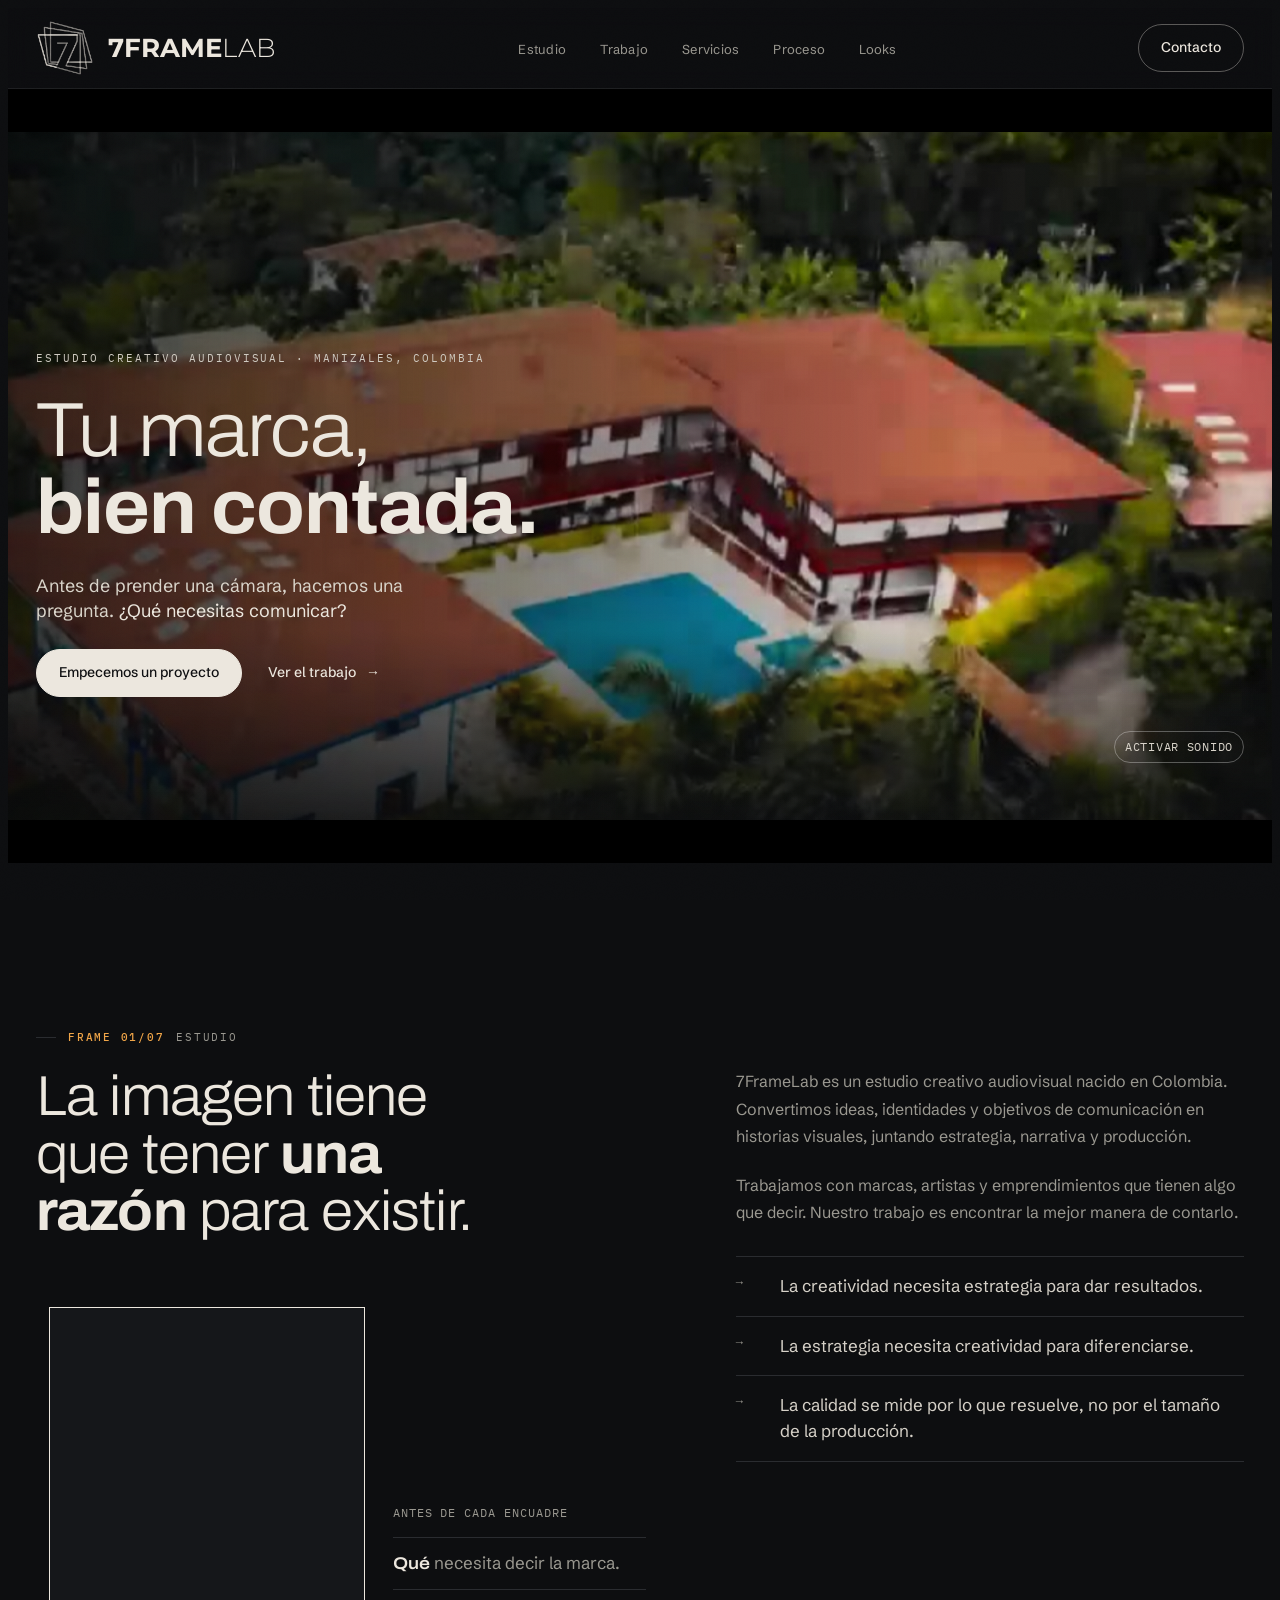
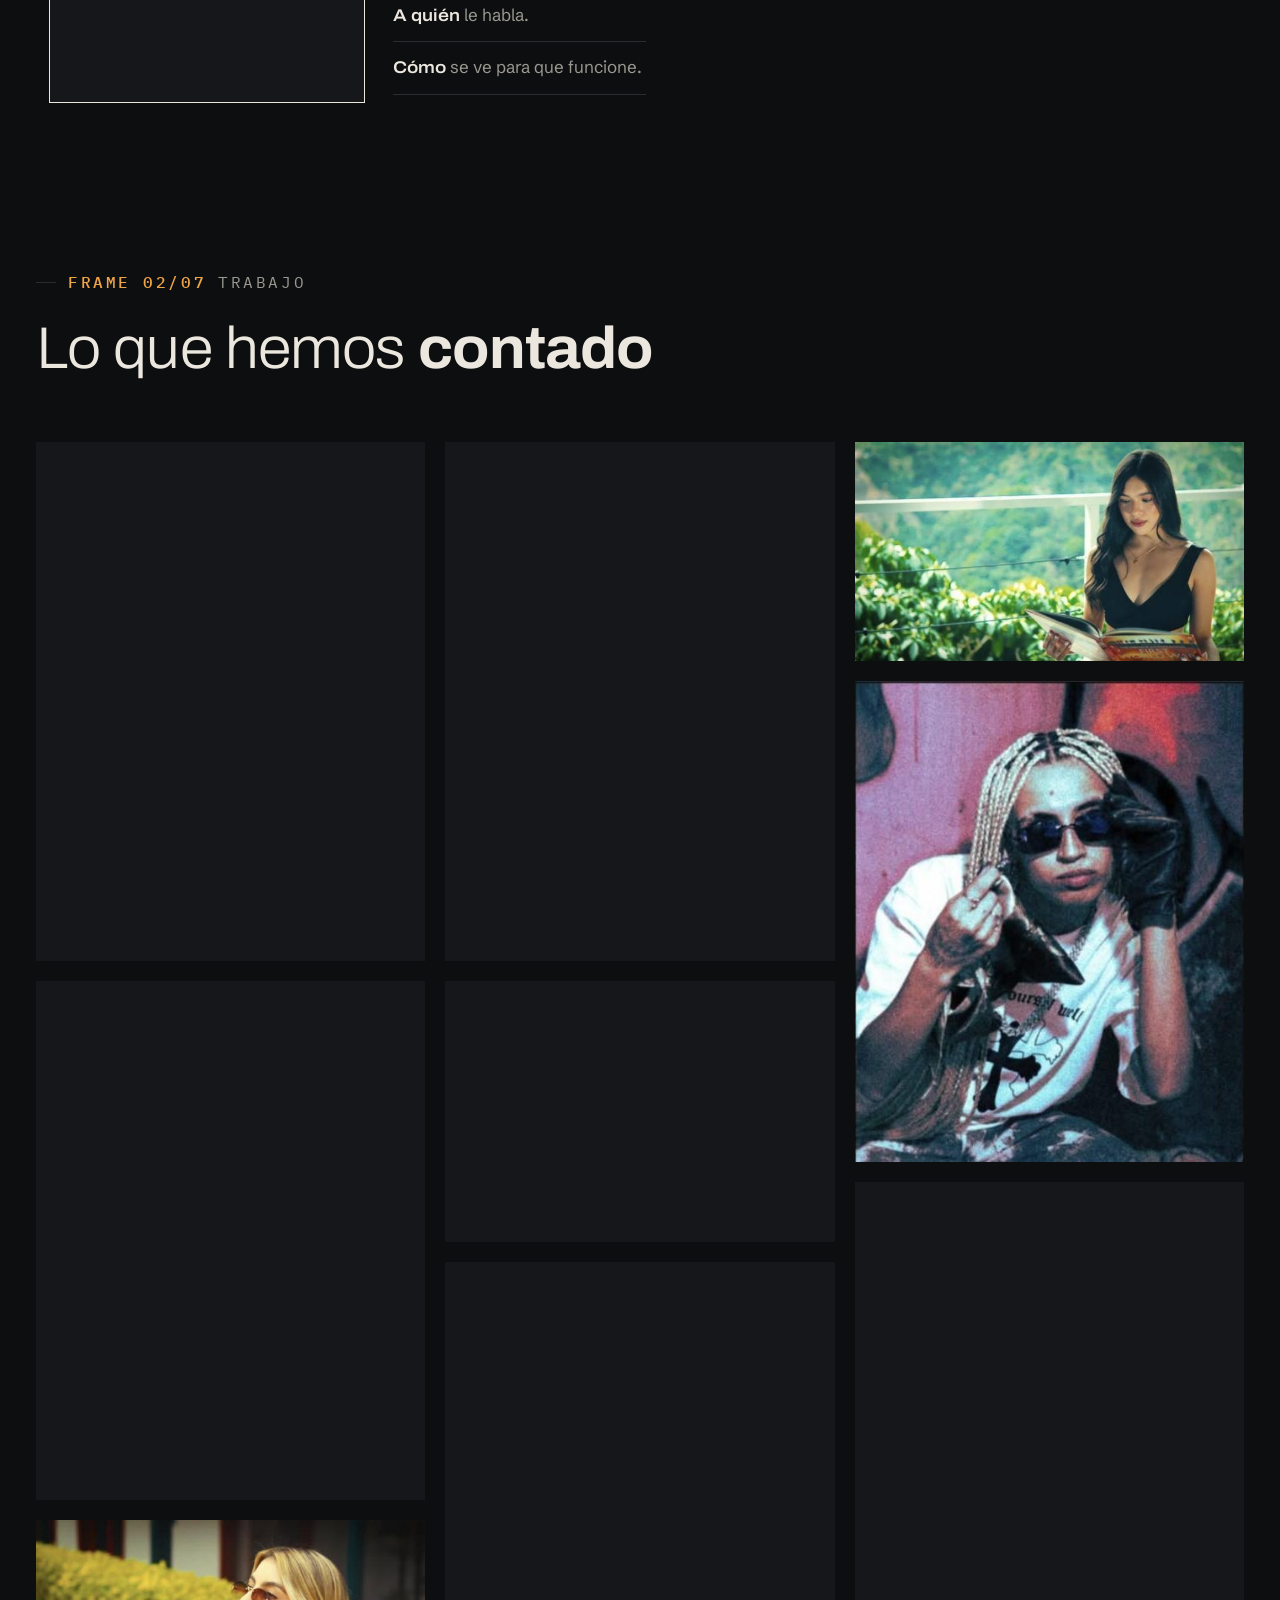
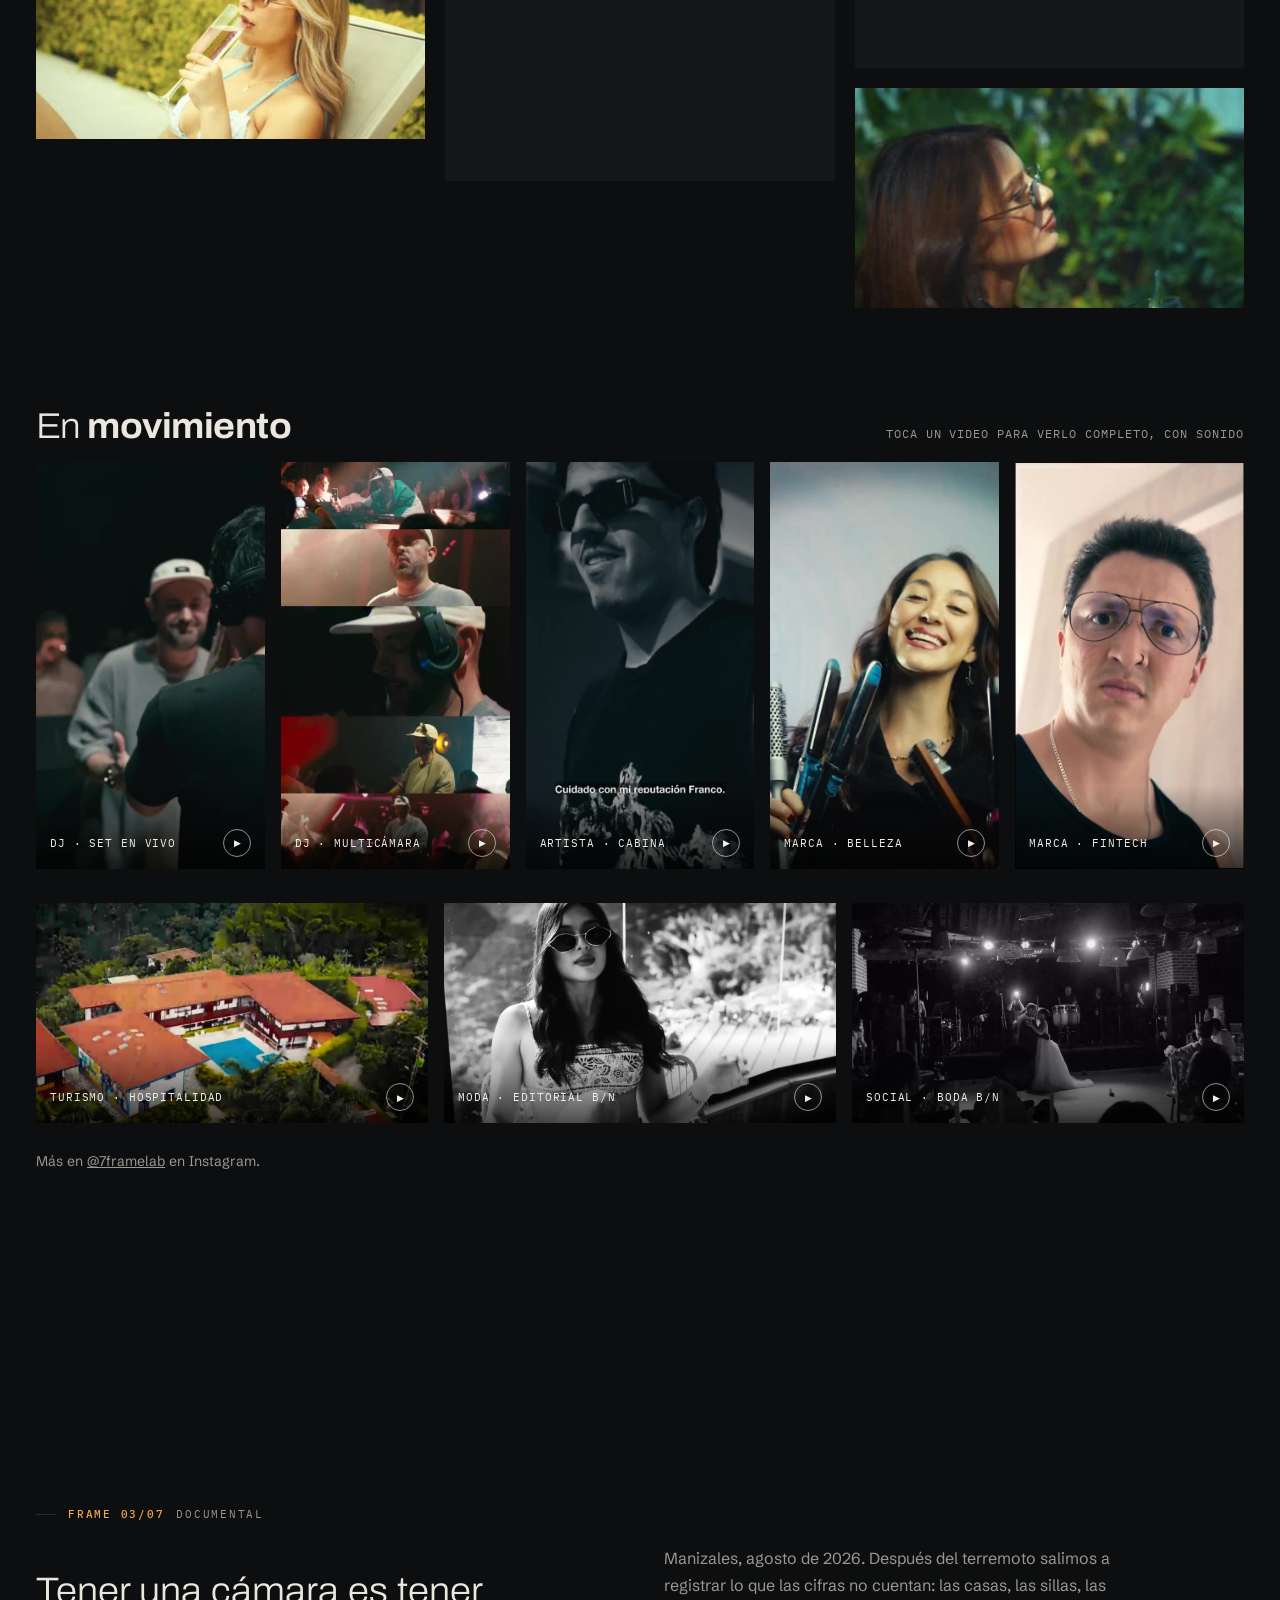
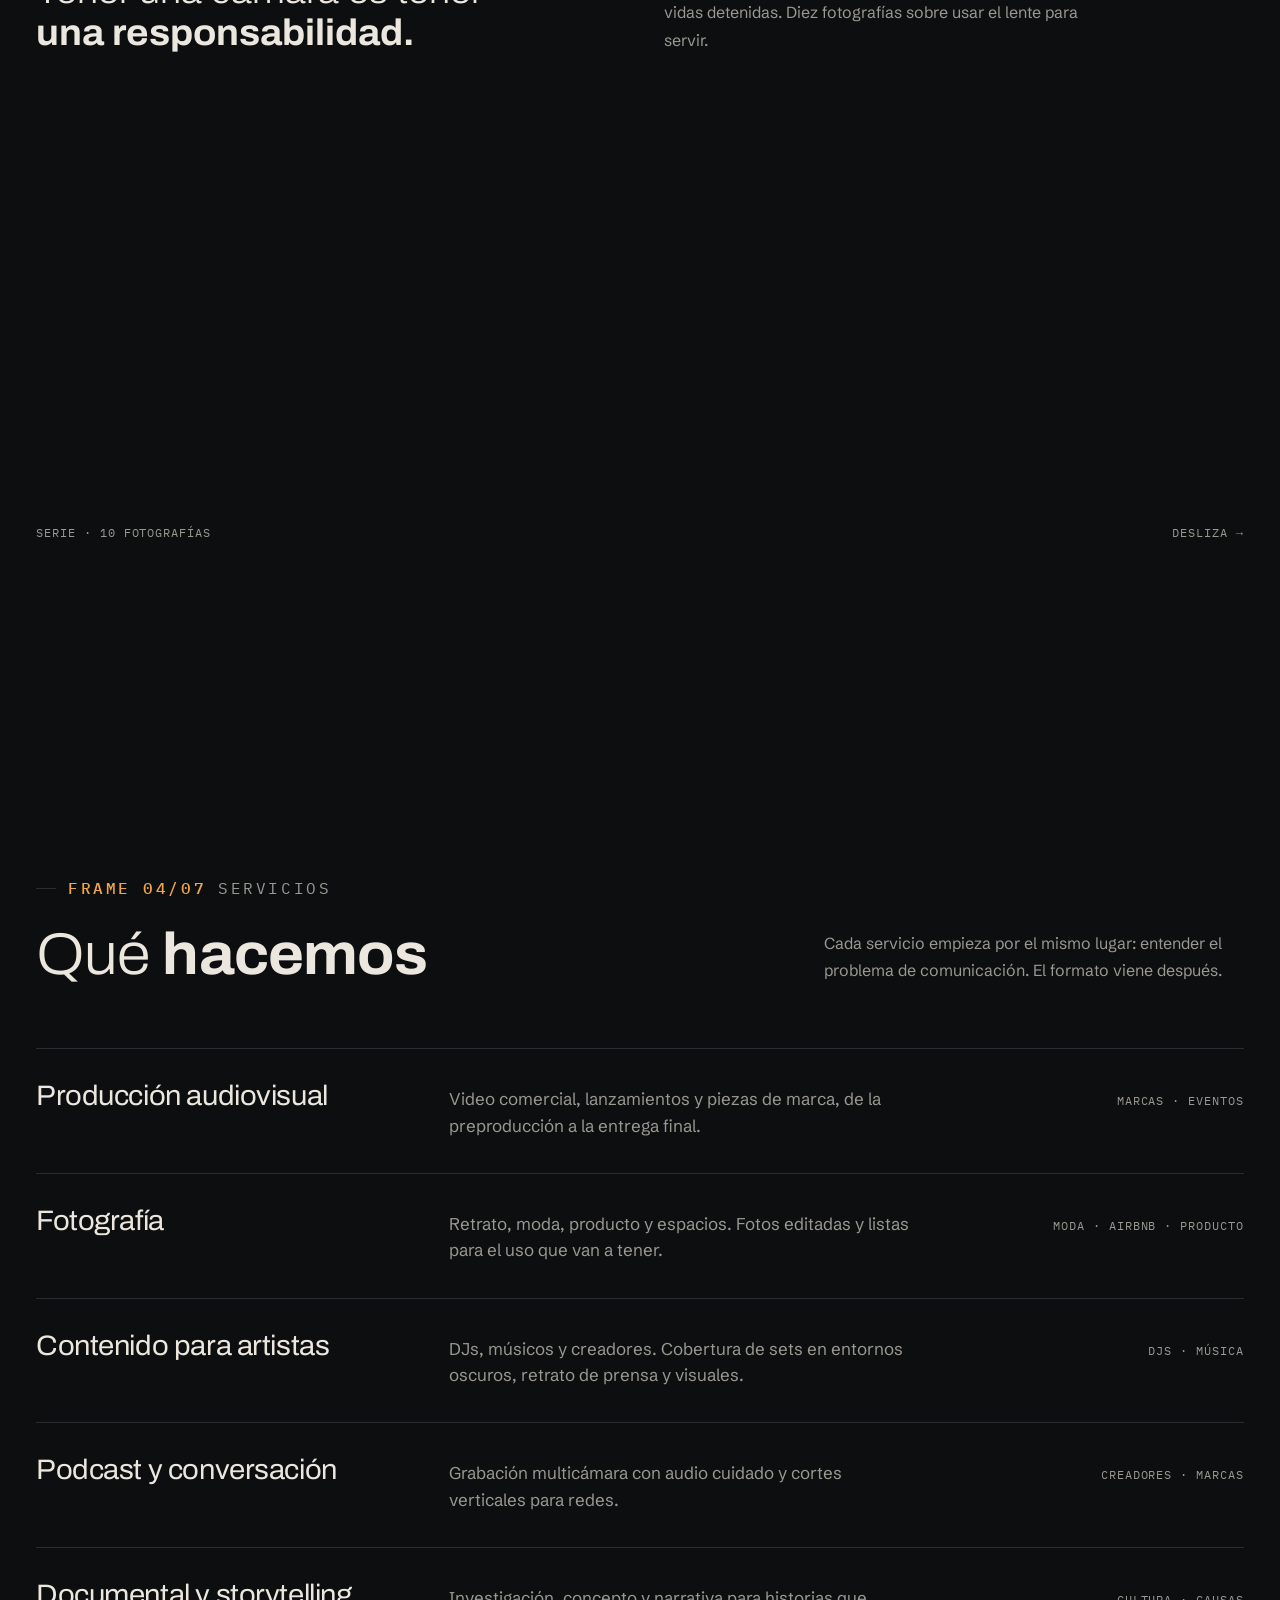
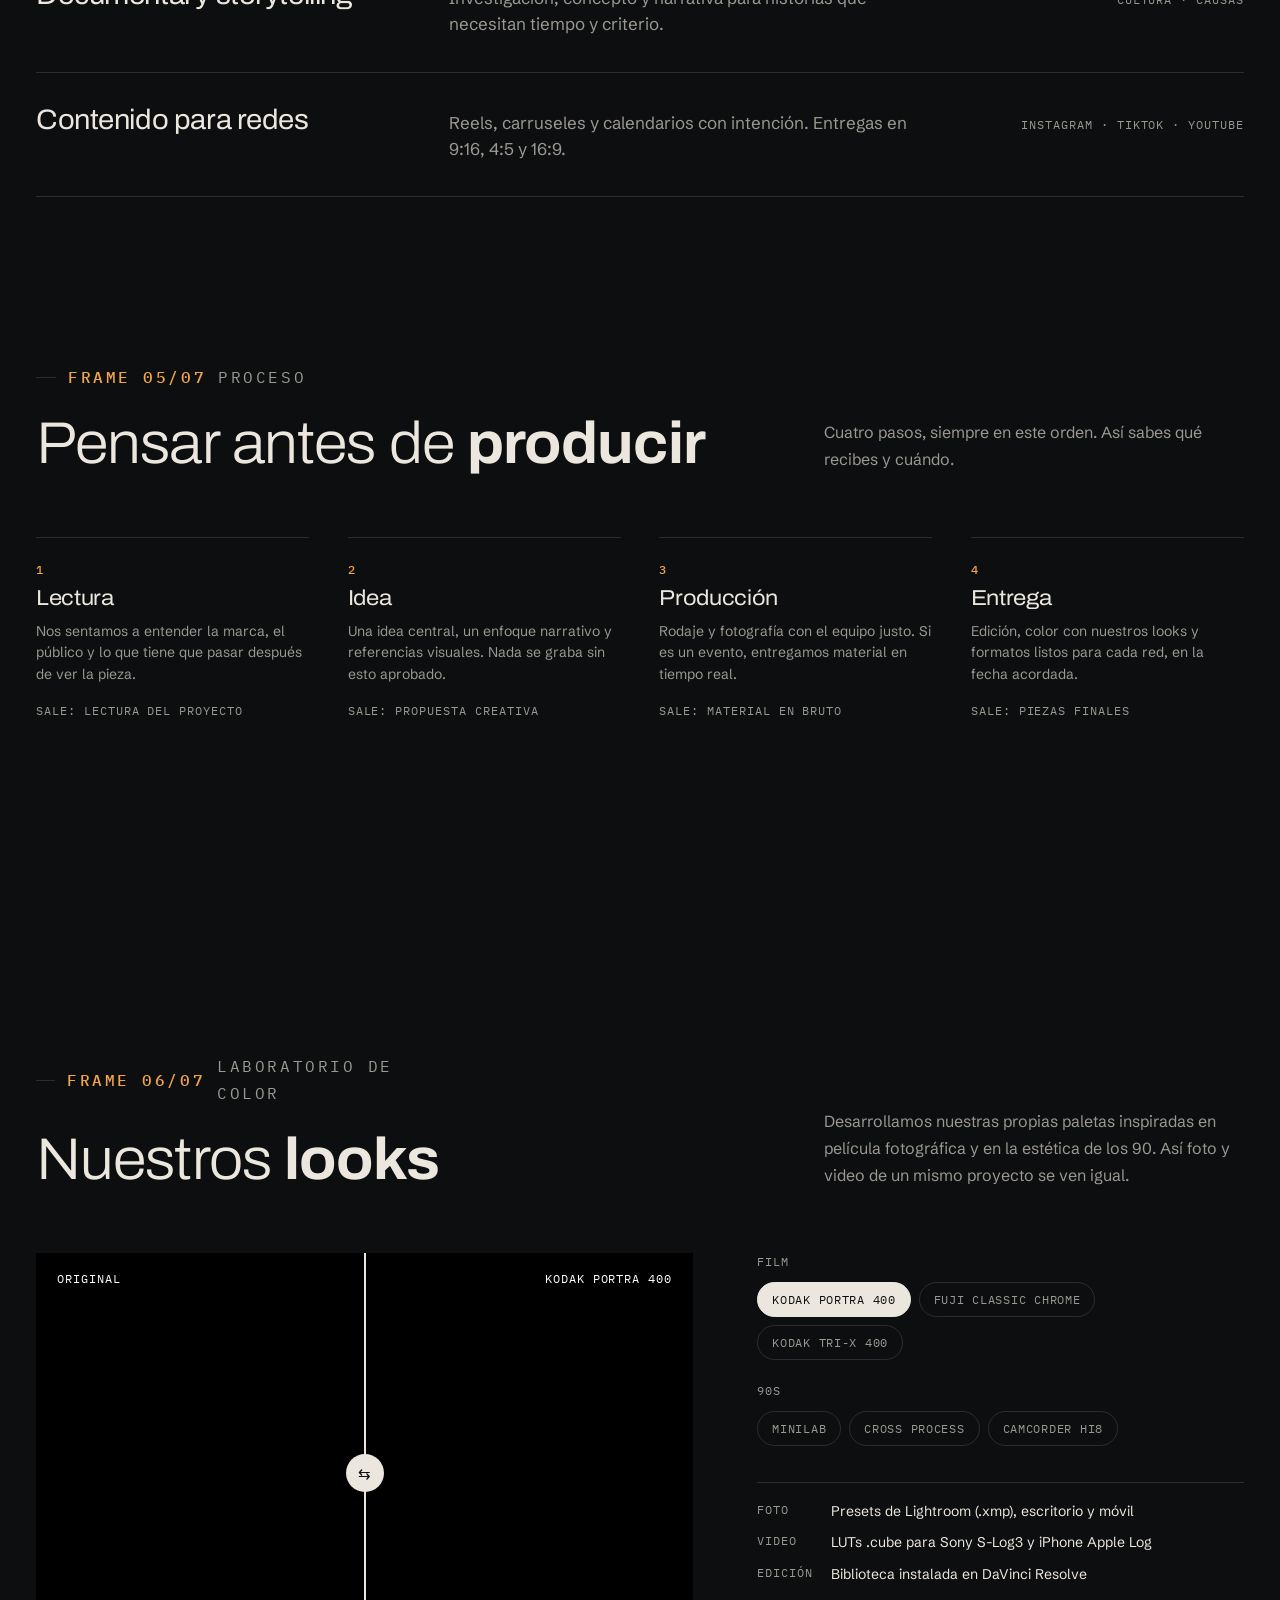
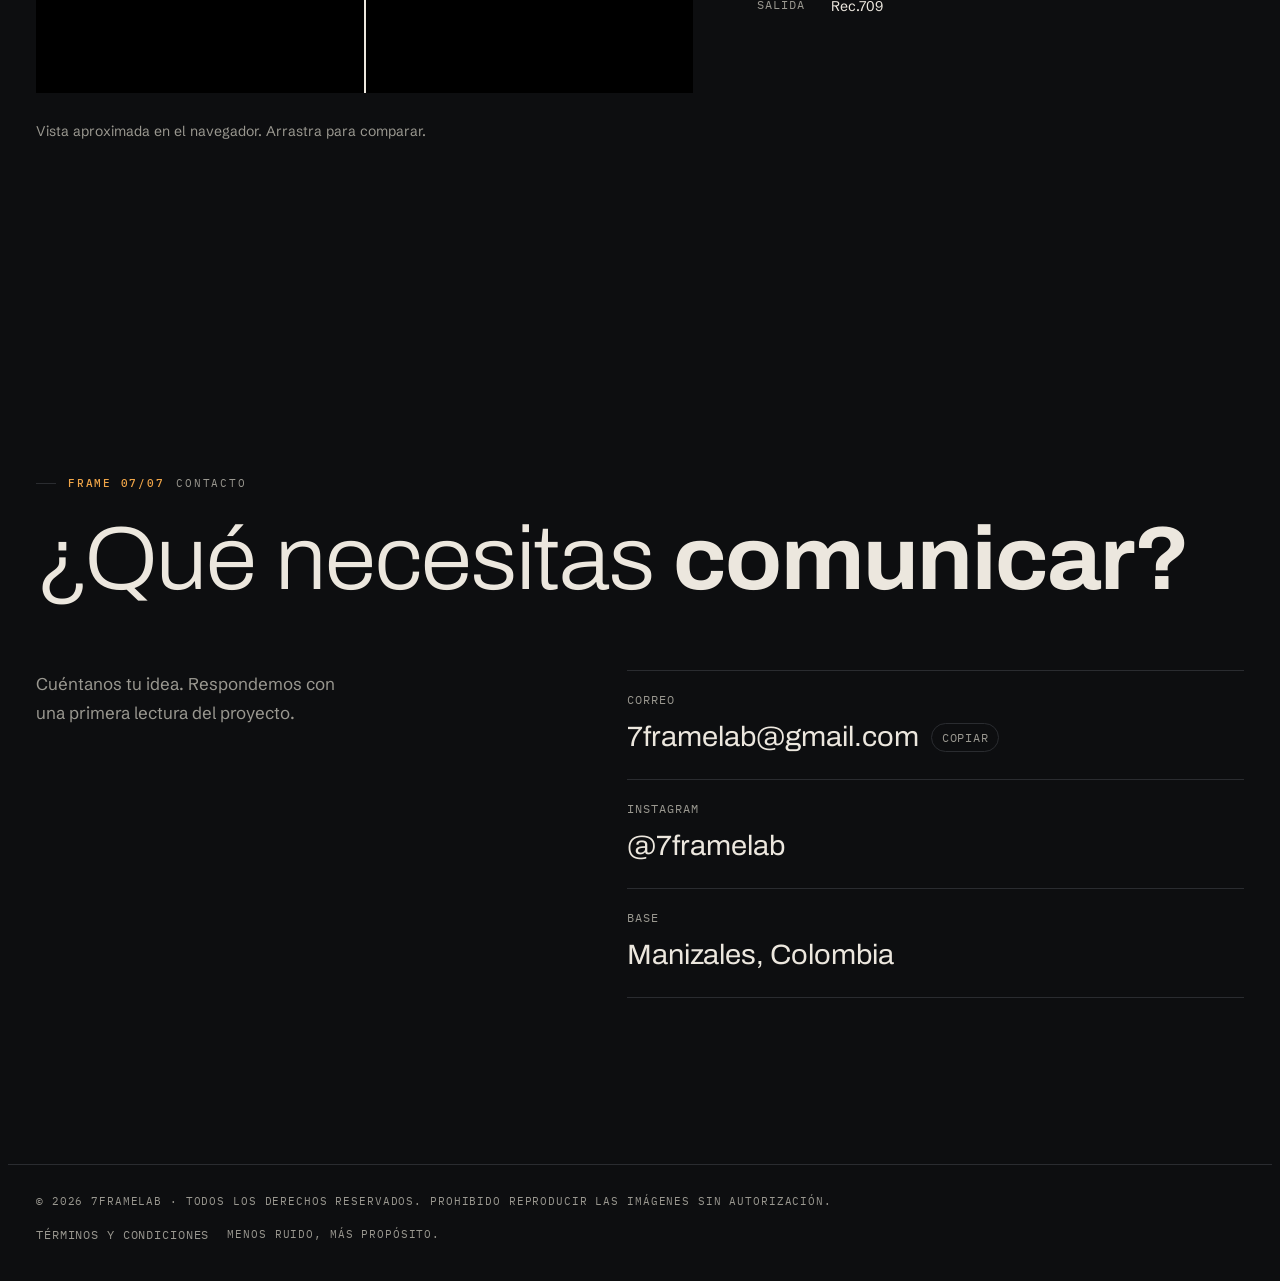
<file: index.html>
<!doctype html>
<html lang="es-CO">
<head>
<meta charset="utf-8">
<meta name="viewport" content="width=device-width, initial-scale=1, viewport-fit=cover">
<meta http-equiv="Content-Security-Policy" content="default-src 'none'; script-src 'self'; style-src 'self'; img-src 'self' data:; font-src 'self'; connect-src 'none'; media-src 'self'; manifest-src 'self'; base-uri 'none'; form-action 'none'; object-src 'none'; upgrade-insecure-requests; require-trusted-types-for 'script'">
<meta name="referrer" content="strict-origin-when-cross-origin">
<meta name="color-scheme" content="dark">
<title>7FrameLab Estudio</title>
<meta name="description" content="7FrameLab, estudio creativo audiovisual en Manizales, Colombia. Producción audiovisual, fotografía, documental, podcast y contenido para redes.">
<link rel="icon" href="favicon.png" type="image/png">
<link rel="apple-touch-icon" href="favicon.png">
<link rel="stylesheet" href="css/styles.css">
<script src="js/app.js" defer></script>
</head>
<body>
<noscript><span class="ns">Algunas funciones (filtros, laboratorio de color, copiar) necesitan JavaScript. El contenido se puede leer sin él.</span></noscript>
<!-- ================= NAV ================= -->
<header class="nav">
  <div class="wrap">
    <a class="brand" href="#top" aria-label="7FrameLab, inicio">
      <img class="brand-mark" src="img/logo-mark.png" alt="" width="212" height="203">
      <span class="wm"><b>7FRAME</b>LAB</span>
    </a>
    <ul id="menu">
      <li><a href="#estudio">Estudio</a></li>
      <li><a href="#trabajo">Trabajo</a></li>
      <li><a href="#servicios">Servicios</a></li>
      <li><a href="#proceso">Proceso</a></li>
      <li><a href="#looks">Looks</a></li>
      <li class="only-m"><a href="#contacto">Contacto</a></li>
    </ul>
    <a class="btn cta-top" href="#contacto">Contacto</a>
    <button class="btn menu-btn" id="menuBtn" aria-expanded="false" aria-controls="menu">Menú</button>
  </div>
</header>

<main id="top">
<!-- ================= HERO ================= -->
<section class="hero-film" id="heroFilm" aria-label="Presentación">
  <video class="hero-bg" id="heroVideo" src="video/turismo.mp4" poster="video/turismo.jpg" autoplay muted loop playsinline preload="auto" aria-label="Video de una finca hotel con piscina, spa y paisaje de montaña, producido por 7FrameLab"></video>
  <div class="hero-shade" aria-hidden="true"></div>
  <div class="matte top" aria-hidden="true"></div>
  <div class="matte bottom" aria-hidden="true"></div>
  <div class="wrap hero-inner">
    <div class="hero-copy">
      <p class="mono eyebrow">Estudio creativo audiovisual · Manizales, Colombia</p>
      <h1>Tu marca, <strong>bien contada.</strong></h1>
      <p class="lede">Antes de prender una cámara, hacemos una pregunta. <span>¿Qué necesitas comunicar?</span></p>
      <div class="hero-actions">
        <a class="btn solid" href="#contacto">Empecemos un proyecto</a>
        <a class="link-arrow" href="#trabajo">Ver el trabajo <span aria-hidden="true">→</span></a>
      </div>
    </div>
    <div class="hero-foot mono">
      <button class="snd" id="heroSnd" type="button" aria-pressed="false">Activar sonido</button>
    </div>
  </div>
</section>

<!-- ================= 01 ESTUDIO ================= -->
<section class="frame" id="estudio">
  <div class="wrap">
    <p class="mono frame-tag"><b>Frame 01/07</b> Estudio</p>
    <div class="manifesto">
      <div class="manifesto-visual">
        <h2>La imagen tiene que tener <strong>una razón</strong> para existir.</h2>
        <figure class="reason">
          <div class="stack closed" id="stack" aria-hidden="true">
            <figure class="f3"><img decoding="async" src="img/ig-trenzas.jpg" alt=""></figure>
            <figure class="f2"><img decoding="async" src="img/ig-sombrero.jpg" alt=""></figure>
            <figure class="f1">
              <img decoding="async" src="img/ig-panuelo.jpg" alt="">
            </figure>
          </div>
          <figcaption class="reason-cap">
            <span class="mono">Antes de cada encuadre</span>
            <ol>
              <li><b>Qué</b> necesita decir la marca.</li>
              <li><b>A quién</b> le habla.</li>
              <li><b>Cómo</b> se ve para que funcione.</li>
            </ol>
          </figcaption>
        </figure>
      </div>
      <div class="manifesto-body">
        <p>7FrameLab es un estudio creativo audiovisual nacido en Colombia. Convertimos ideas, identidades y objetivos de comunicación en historias visuales, juntando estrategia, narrativa y producción.</p>
        <p>Trabajamos con marcas, artistas y emprendimientos que tienen algo que decir. Nuestro trabajo es encontrar la mejor manera de contarlo.</p>
        <ul class="principles">
          <li><span class="mono">→</span>La creatividad necesita estrategia para dar resultados.</li>
          <li><span class="mono">→</span>La estrategia necesita creatividad para diferenciarse.</li>
          <li><span class="mono">→</span>La calidad se mide por lo que resuelve, no por el tamaño de la producción.</li>
        </ul>
      </div>
    </div>
  </div>
</section>

<!-- ================= 02 TRABAJO ================= -->
<section class="frame pt0" id="trabajo">
  <div class="wrap">
    <div class="frame-head">
      <div>
        <p class="mono frame-tag"><b>Frame 02/07</b> Trabajo</p>
        <h2>Lo que hemos <strong>contado</strong></h2>
      </div>
    </div>
    <div class="grid" id="grid">
      <button class="shot" data-k="retrato"><img decoding="async" src="img/ig-sombrero.jpg" alt="Mujer con sombrero de paja y vestido blanco bajo luz de ventana" loading="lazy"><figcaption class="mono"><span>Editorial</span><span>Luz natural</span></figcaption></button>
      <button class="shot" data-k="artista"><img decoding="async" src="img/ig-urbano.jpg" alt="Retrato de artista con gafas oscuras frente a un edificio" loading="lazy"><figcaption class="mono"><span>Artista</span><span>Retrato urbano</span></figcaption></button>
      <button class="shot" data-k="video"><img decoding="async" src="img/ig-piscina.jpg" alt="Fotograma: mujer con gafas brindando junto a la piscina" loading="lazy"><figcaption class="mono"><span>Video</span><span>Lifestyle</span></figcaption></button>
      <button class="shot" data-k="artista"><img decoding="async" src="img/ig-oscuro.jpg" alt="Díptico en baja luz: hombre con capucha y gafas, tonos ámbar y verde" loading="lazy"><figcaption class="mono"><span>Artista</span><span>Baja luz</span></figcaption></button>
      <button class="shot" data-k="retrato"><img decoding="async" src="img/ig-cafe.jpg" alt="Mujer con gafas redondas y café, entre plantas" loading="lazy"><figcaption class="mono"><span>Moda</span><span>Accesorios</span></figcaption></button>
      <button class="shot" data-k="retrato"><img decoding="async" src="img/ig-bata.jpg" alt="Retrato en bata blanca junto al jacuzzi, con montaña al fondo" loading="lazy"><figcaption class="mono"><span>Retrato</span><span>Hospitalidad</span></figcaption></button>
      <button class="shot" data-k="video"><img decoding="async" src="img/ig-libro.jpg" alt="Fotograma: mujer leyendo frente a un cafetal" loading="lazy"><figcaption class="mono"><span>Video</span><span>Paisaje cafetero</span></figcaption></button>
      <button class="shot" data-k="artista"><img decoding="async" src="img/ig-trenzas.jpg" alt="Retrato de artista con trenzas, guantes y gafas, textura granulada" loading="lazy"><figcaption class="mono"><span>Artista</span><span>Editorial</span></figcaption></button>
      <button class="shot" data-k="retrato"><img decoding="async" src="img/ig-panuelo.jpg" alt="Mujer con pañoleta rosa y gafas en un jardín tropical" loading="lazy"><figcaption class="mono"><span>Moda</span><span>Exterior</span></figcaption></button>
      <button class="shot" data-k="video"><img decoding="async" src="img/ig-perfil.jpg" alt="Fotograma: perfil con gafas de cadena, fondo verde desenfocado" loading="lazy"><figcaption class="mono"><span>Video</span><span>Detalle</span></figcaption></button>
    </div>
    <div class="motion" id="video">
      <div class="motion-head">
        <h3>En <strong>movimiento</strong></h3>
        <span class="mono muted">Toca un video para verlo completo, con sonido</span>
      </div>
      <div class="reels">
        <button class="vcard tall" type="button" data-full="video/dj-set.mp4" data-title="DJ · Set en vivo" aria-label="Ver video completo: DJ · Set en vivo">
          <video src="video/dj-set-prev.mp4" poster="video/dj-set.jpg" muted loop playsinline preload="none"></video>
          <span class="vcap mono"><span>DJ · Set en vivo</span><span class="play" aria-hidden="true">▶</span></span>
        </button>
        <button class="vcard tall" type="button" data-full="video/dj-multicam.mp4" data-title="DJ · Multicámara" aria-label="Ver video completo: DJ · Multicámara">
          <video src="video/dj-multicam-prev.mp4" poster="video/dj-multicam.jpg" muted loop playsinline preload="none"></video>
          <span class="vcap mono"><span>DJ · Multicámara</span><span class="play" aria-hidden="true">▶</span></span>
        </button>
        <button class="vcard tall" type="button" data-full="video/dj-cabina.mp4" data-title="Artista · Cabina" aria-label="Ver video completo: Artista · Cabina">
          <video src="video/dj-cabina-prev.mp4" poster="video/dj-cabina.jpg" muted loop playsinline preload="none"></video>
          <span class="vcap mono"><span>Artista · Cabina</span><span class="play" aria-hidden="true">▶</span></span>
        </button>
        <button class="vcard tall" type="button" data-full="video/marca-belleza.mp4" data-title="Marca · Belleza" aria-label="Ver video completo: Marca · Belleza">
          <video src="video/marca-belleza-prev.mp4" poster="video/marca-belleza.jpg" muted loop playsinline preload="none"></video>
          <span class="vcap mono"><span>Marca · Belleza</span><span class="play" aria-hidden="true">▶</span></span>
        </button>
        <button class="vcard tall" type="button" data-full="video/marca-fintech.mp4" data-title="Marca · Fintech" aria-label="Ver video completo: Marca · Fintech">
          <video src="video/marca-fintech-prev.mp4" poster="video/marca-fintech.jpg" muted loop playsinline preload="none"></video>
          <span class="vcap mono"><span>Marca · Fintech</span><span class="play" aria-hidden="true">▶</span></span>
        </button>
      </div>
      <div class="wides">
        <button class="vcard wide" type="button" data-full="video/turismo.mp4" data-title="Turismo · Hospitalidad" aria-label="Ver video completo: Turismo · Hospitalidad">
          <video src="video/turismo.mp4" poster="video/turismo.jpg" muted loop playsinline preload="none"></video>
          <span class="vcap mono"><span>Turismo · Hospitalidad</span><span class="play" aria-hidden="true">▶</span></span>
        </button>
        <button class="vcard wide lb" type="button" data-full="video/moda-bn.mp4" data-title="Moda · Editorial B/N" aria-label="Ver video completo: Moda · Editorial B/N">
          <video src="video/moda-bn.mp4" poster="video/moda-bn.jpg" muted loop playsinline preload="none"></video>
          <span class="vcap mono"><span>Moda · Editorial B/N</span><span class="play" aria-hidden="true">▶</span></span>
        </button>
        <button class="vcard wide" type="button" data-full="video/boda-bn.mp4" data-title="Social · Boda B/N" aria-label="Ver video completo: Social · Boda B/N">
          <video src="video/boda-bn-prev.mp4" poster="video/boda-bn.jpg" muted loop playsinline preload="none"></video>
          <span class="vcap mono"><span>Social · Boda B/N</span><span class="play" aria-hidden="true">▶</span></span>
        </button>
      </div>
    </div>
    <p class="note">Más en <a href="https://www.instagram.com/7framelab/" target="_blank" rel="noopener noreferrer">@7framelab</a> en Instagram.</p>
  </div>
</section>

<!-- ================= 03 DOCUMENTAL ================= -->
<section class="frame doc" id="documental">
  <div class="wrap">
    <p class="mono frame-tag"><b>Frame 03/07</b> Documental</p>
    <div class="doc-intro">
      <blockquote>Tener una cámara es tener <span>una responsabilidad.</span></blockquote>
      <p>Manizales, agosto de 2026. Después del terremoto salimos a registrar lo que las cifras no cuentan: las casas, las sillas, las vidas detenidas. Diez fotografías sobre usar el lente para servir.</p>
    </div>
  </div>
  <div class="reel" tabindex="0" aria-label="Serie documental, desliza para ver las diez imágenes">
    <img decoding="async" src="img/doc-01.jpg" alt="Tener una cámara es tener una responsabilidad" loading="lazy">
    <img decoding="async" src="img/doc-02.jpg" alt="Manizales. Agosto, 2026" loading="lazy">
    <img decoding="async" src="img/doc-03.jpg" alt="Documenté lo que vi" loading="lazy">
    <img decoding="async" src="img/doc-04.jpg" alt="Quien sostiene el lente decide qué se ve" loading="lazy">
    <img decoding="async" src="img/doc-05.jpg" alt="Los medios cuentan las cifras" loading="lazy">
    <img decoding="async" src="img/doc-06.jpg" alt="Detrás de cada cifra hay una casa" loading="lazy">
    <img decoding="async" src="img/doc-07.jpg" alt="Hay gente que lo perdió todo" loading="lazy">
    <img decoding="async" src="img/doc-08.jpg" alt="Ahí la imagen deja de ser estética" loading="lazy">
    <img decoding="async" src="img/doc-09.jpg" alt="Usar el lente para servir" loading="lazy">
    <img decoding="async" src="img/doc-10.jpg" alt="Conoces un caso que nadie ha atendido" loading="lazy">
  </div>
  <div class="wrap">
    <div class="reel-meta mono"><span>Serie · 10 fotografías</span><span>Desliza →</span></div>
  </div>
</section>

<!-- ================= 04 SERVICIOS ================= -->
<section class="frame" id="servicios">
  <div class="wrap">
    <div class="frame-head">
      <div>
        <p class="mono frame-tag"><b>Frame 04/07</b> Servicios</p>
        <h2>Qué <strong>hacemos</strong></h2>
      </div>
      <p>Cada servicio empieza por el mismo lugar: entender el problema de comunicación. El formato viene después.</p>
    </div>
    <ul class="services">
      <li class="service"><h3>Producción audiovisual</h3><p>Video comercial, lanzamientos y piezas de marca, de la preproducción a la entrega final.</p><span class="mono for">Marcas · Eventos</span></li>
      <li class="service"><h3>Fotografía</h3><p>Retrato, moda, producto y espacios. Fotos editadas y listas para el uso que van a tener.</p><span class="mono for">Moda · Airbnb · Producto</span></li>
      <li class="service"><h3>Contenido para artistas</h3><p>DJs, músicos y creadores. Cobertura de sets en entornos oscuros, retrato de prensa y visuales.</p><span class="mono for">DJs · Música</span></li>
      <li class="service"><h3>Podcast y conversación</h3><p>Grabación multicámara con audio cuidado y cortes verticales para redes.</p><span class="mono for">Creadores · Marcas</span></li>
      <li class="service"><h3>Documental y storytelling</h3><p>Investigación, concepto y narrativa para historias que necesitan tiempo y criterio.</p><span class="mono for">Cultura · Causas</span></li>
      <li class="service"><h3>Contenido para redes</h3><p>Reels, carruseles y calendarios con intención. Entregas en 9:16, 4:5 y 16:9.</p><span class="mono for">Instagram · TikTok · YouTube</span></li>
    </ul>
  </div>
</section>

<!-- ================= 05 PROCESO ================= -->
<section class="frame pt0" id="proceso">
  <div class="wrap">
    <div class="frame-head">
      <div>
        <p class="mono frame-tag"><b>Frame 05/07</b> Proceso</p>
        <h2>Pensar antes de <strong>producir</strong></h2>
      </div>
      <p>Cuatro pasos, siempre en este orden. Así sabes qué recibes y cuándo.</p>
    </div>
    <ol class="steps">
      <li class="step"><span class="n">1</span><h3>Lectura</h3><p>Nos sentamos a entender la marca, el público y lo que tiene que pasar después de ver la pieza.</p><span class="mono out">Sale: lectura del proyecto</span></li>
      <li class="step"><span class="n">2</span><h3>Idea</h3><p>Una idea central, un enfoque narrativo y referencias visuales. Nada se graba sin esto aprobado.</p><span class="mono out">Sale: propuesta creativa</span></li>
      <li class="step"><span class="n">3</span><h3>Producción</h3><p>Rodaje y fotografía con el equipo justo. Si es un evento, entregamos material en tiempo real.</p><span class="mono out">Sale: material en bruto</span></li>
      <li class="step"><span class="n">4</span><h3>Entrega</h3><p>Edición, color con nuestros looks y formatos listos para cada red, en la fecha acordada.</p><span class="mono out">Sale: piezas finales</span></li>
    </ol>
  </div>
</section>

<!-- ================= 06 LOOKS ================= -->
<section class="frame doc" id="looks">
  <div class="wrap">
    <div class="frame-head">
      <div>
        <p class="mono frame-tag"><b>Frame 06/07</b> Laboratorio de color</p>
        <h2>Nuestros <strong>looks</strong></h2>
      </div>
      <p>Desarrollamos nuestras propias paletas inspiradas en película fotográfica y en la estética de los 90. Así foto y video de un mismo proyecto se ven igual.</p>
    </div>
    <div class="looks">
      <div>
        <div class="viewer" id="viewer">
          <img decoding="async" src="img/ig-cafe.jpg" alt="Foto de muestra sin look aplicado">
          <img decoding="async" class="graded" id="graded" src="img/ig-cafe.jpg" alt="">
          <div class="tint" id="tint"></div>
          <div class="handle"></div>
          <span class="lbl l mono">Original</span>
          <span class="lbl r mono" id="lookName">Kodak Portra 400</span>
          <input type="range" id="cut" min="0" max="100" value="50" aria-label="Comparar original y look">
        </div>
        <p class="note">Vista aproximada en el navegador. Arrastra para comparar.</p>
      </div>
      <div class="looks-side">
        <div class="look-group">
          <span class="mono">Film</span>
          <div class="look-list" id="looksFilm"></div>
        </div>
        <div class="look-group">
          <span class="mono">90s</span>
          <div class="look-list" id="looks90"></div>
        </div>
        <dl class="specs">
          <dt class="mono">Foto</dt><dd>Presets de Lightroom (.xmp), escritorio y móvil</dd>
          <dt class="mono">Video</dt><dd>LUTs .cube para Sony S-Log3 y iPhone Apple Log</dd>
          <dt class="mono">Edición</dt><dd>Biblioteca instalada en DaVinci Resolve</dd>
          <dt class="mono">Salida</dt><dd>Rec.709</dd>
        </dl>
      </div>
    </div>
  </div>
</section>

<!-- ================= 07 CONTACTO ================= -->
<section class="frame contact" id="contacto">
  <div class="wrap">
    <p class="mono frame-tag"><b>Frame 07/07</b> Contacto</p>
    <h2>¿Qué necesitas <strong>comunicar?</strong></h2>
    <div class="contact-simple">
      <p class="contact-lede">Cuéntanos tu idea. Respondemos con una primera lectura del proyecto.</p>
      <div class="channels">
        <div class="channel">
          <span class="mono">Correo</span>
          <span class="v"><span id="mail" data-mail-user="7framelab" data-mail-domain="gmail.com">7framelab [arroba] gmail.com</span><button class="copy" type="button">Copiar</button></span>
        </div>
        <div class="channel">
          <span class="mono">Instagram</span>
          <span class="v"><a href="https://www.instagram.com/7framelab/" target="_blank" rel="noopener noreferrer">@7framelab</a></span>
        </div>
        <div class="channel">
          <span class="mono">Base</span>
          <span class="v">Manizales, Colombia</span>
        </div>
      </div>
    </div>
  </div>
</section>
</main>

<footer>
  <div class="wrap mono">
    <span>© 2026 7FrameLab · Todos los derechos reservados. Prohibido reproducir las imágenes sin autorización.</span>
    <span class="legal-links"><a href="terminos.html">Términos y condiciones</a><span>Menos ruido, más propósito.</span></span>
  </div>
</footer>

<dialog id="vlb" class="vlb" aria-label="Video">
  <video id="vlbVideo" controls playsinline preload="metadata"></video>
  <div class="cap mono"><span id="vlbCap"></span><button id="vlbClose" type="button">Cerrar ✕</button></div>
</dialog>
<dialog id="lb">
  <img decoding="async" id="lbImg" alt="">
  <div class="cap mono"><span id="lbCap"></span><button id="lbClose" type="button">Cerrar ✕</button></div>
</dialog>
</body>
</html>
</file>
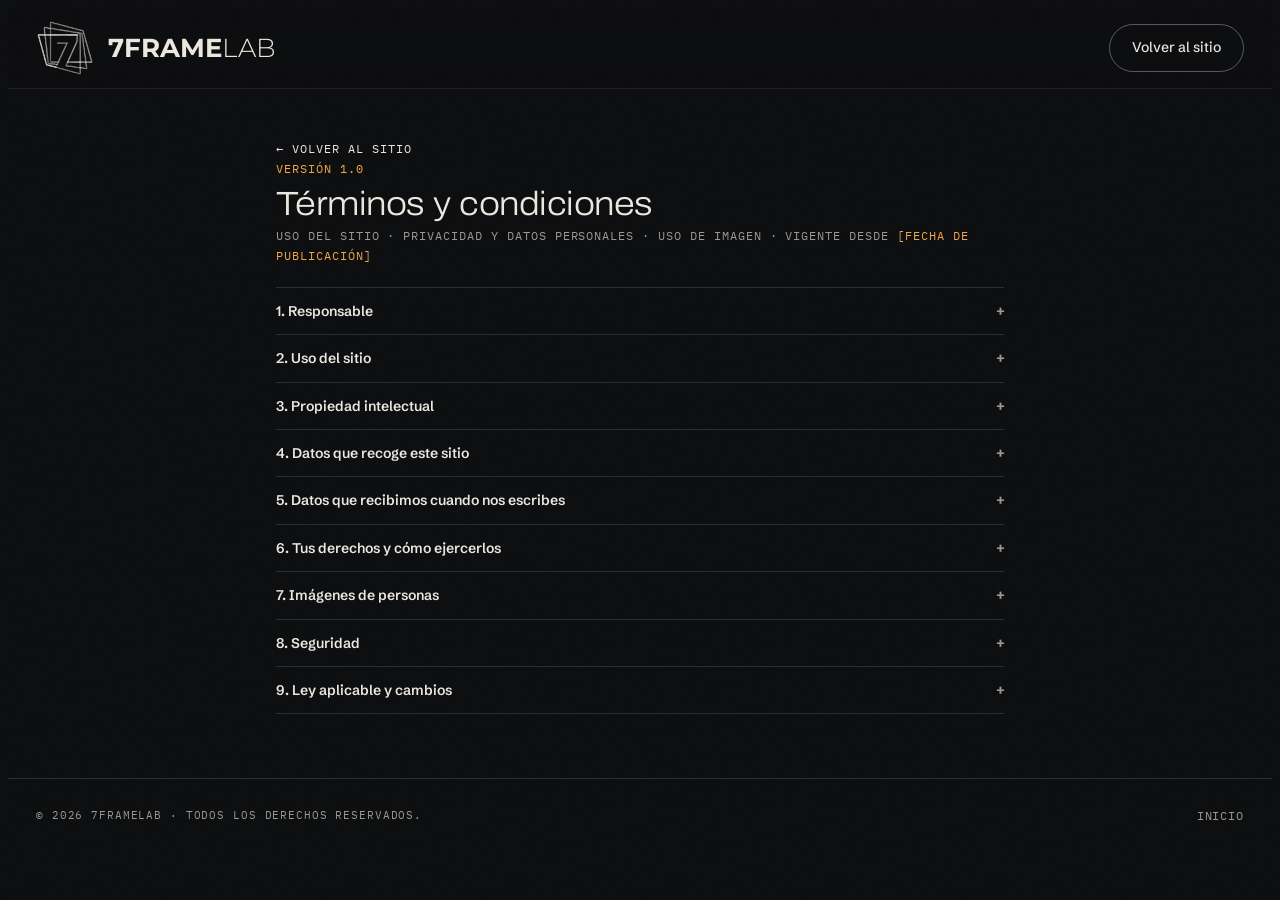
<file: terminos.html>
<!doctype html>
<html lang="es-CO">
<head>
<meta charset="utf-8">
<meta name="viewport" content="width=device-width, initial-scale=1, viewport-fit=cover">
<meta http-equiv="Content-Security-Policy" content="default-src 'none'; script-src 'self'; style-src 'self'; img-src 'self' data:; font-src 'self'; connect-src 'none'; media-src 'self'; manifest-src 'self'; base-uri 'none'; form-action 'none'; object-src 'none'; upgrade-insecure-requests; require-trusted-types-for 'script'">
<meta name="referrer" content="strict-origin-when-cross-origin">
<meta name="color-scheme" content="dark">
<title>Términos y condiciones · 7FrameLab</title>
<meta name="description" content="Términos y condiciones, privacidad, datos personales y uso de imagen de 7FrameLab.">
<link rel="icon" href="favicon.png" type="image/png">
<link rel="apple-touch-icon" href="favicon.png">
<link rel="stylesheet" href="css/styles.css">
<script src="js/app.js" defer></script>
</head>
<body>
<header class="nav">
  <div class="wrap">
    <a class="brand" href="index.html" aria-label="7FrameLab, inicio">
      <img class="brand-mark" src="img/logo-mark.png" alt="" width="212" height="203">
      <span class="wm"><b>7FRAME</b>LAB</span>
    </a>
    <a class="btn" href="index.html">Volver al sitio</a>
  </div>
</header>

<main class="wrap legal">
  <a class="back mono" href="index.html">← Volver al sitio</a>
  <p class="mono eyebrow">Versión 1.0</p>
  <h1>Términos y condiciones</h1>
  <p class="meta mono">Uso del sitio · Privacidad y datos personales · Uso de imagen · Vigente desde <span class="pending">[fecha de publicación]</span></p>

  <details>
    <summary>1. Responsable</summary>
    <div class="body">
      <p>Este sitio pertenece a <strong>7FrameLab</strong>, estudio creativo audiovisual, representado por <span class="pending">[nombre completo o razón social]</span>, identificado con <span class="pending">[C.C. o NIT]</span>, con domicilio en Manizales, Colombia. Contacto: <span data-mail-user="7framelab" data-mail-domain="gmail.com">7framelab [arroba] gmail.com</span>.</p>
    </div>
  </details>

  <details>
    <summary>2. Uso del sitio</summary>
    <div class="body">
      <p>El sitio presenta el trabajo y los servicios del estudio. La información es orientativa y no constituye una oferta: el alcance, el valor y las condiciones de cada proyecto se fijan en la propuesta o cotización que se firme. No está permitido usar el sitio para fines ilícitos, intentar acceder a sus sistemas sin autorización ni copiarlo para suplantar al estudio.</p>
    </div>
  </details>

  <details>
    <summary>3. Propiedad intelectual</summary>
    <div class="body">
      <p>Las fotografías, videos, textos y diseños son obras de 7FrameLab o de sus autores, protegidas por la Ley 23 de 1982. No se permite reproducirlos, descargarlos para uso comercial, modificarlos ni usarlos para entrenar sistemas de inteligencia artificial sin autorización escrita.</p>
    </div>
  </details>

  <details>
    <summary>4. Datos que recoge este sitio</summary>
    <div class="body">
      <p>Ninguno de forma automática. No hay formularios que envíen información, cookies, analítica, píxeles de seguimiento ni datos guardados en el navegador. Las fuentes y las imágenes se sirven desde el propio sitio. El proveedor de alojamiento puede registrar datos técnicos de conexión, como la dirección IP, para operar y proteger el servicio.</p>
    </div>
  </details>

  <details>
    <summary>5. Datos que recibimos cuando nos escribes</summary>
    <div class="body">
      <p>Si nos contactas por correo o mensaje directo, tratamos los datos que nos des (nombre, contacto, empresa e información del proyecto) para responderte, cotizar, ejecutar y facturar el proyecto y, solo si lo autorizas, hacer seguimiento comercial. No los vendemos ni cedemos. Los conservamos mientras dure la relación y lo que exijan las obligaciones legales y contables. Esta política se rige por la Ley 1581 de 2012 y el Decreto 1074 de 2015.</p>
    </div>
  </details>

  <details>
    <summary>6. Tus derechos y cómo ejercerlos</summary>
    <div class="body">
      <p>Puedes conocer, actualizar y rectificar tus datos, pedir prueba de tu autorización, saber qué uso les damos, revocar la autorización o pedir su supresión, acceder a ellos gratis y quejarte ante la Superintendencia de Industria y Comercio (art. 8, Ley 1581 de 2012).</p>
      <p>Escríbenos con el asunto «Datos personales». Respondemos consultas en máximo 10 días hábiles, prorrogables 5 (art. 14), y reclamos en máximo 15 días hábiles, prorrogables 8 (art. 15). Antes de acudir a la Superintendencia debes haber presentado la consulta o el reclamo ante nosotros (art. 16).</p>
    </div>
  </details>

  <details>
    <summary>7. Imágenes de personas</summary>
    <div class="body">
      <p>Las personas que aparecen en el portafolio autorizaron el uso de su imagen para mostrar el trabajo del estudio. Si apareces en una imagen y quieres que la retiremos, escríbenos y lo atendemos en los plazos del punto 6.</p>
    </div>
  </details>

  <details>
    <summary>8. Seguridad</summary>
    <div class="body">
      <p>El sitio se sirve por HTTPS, no carga código de terceros y bloquea scripts externos. Para reportar una vulnerabilidad, escríbenos al correo del punto 1.</p>
    </div>
  </details>

  <details>
    <summary>9. Ley aplicable y cambios</summary>
    <div class="body">
      <p>Estos términos se rigen por la ley colombiana. Si cambian en algo sustancial, publicaremos la nueva versión en esta página con su fecha.</p>
    </div>
  </details>
</main>

<footer>
  <div class="wrap mono">
    <span>© 2026 7FrameLab · Todos los derechos reservados.</span>
    <span class="legal-links"><a href="index.html">Inicio</a></span>
  </div>
</footer>
</body>
</html>
</file>
<file: css/styles.css>
@font-face{font-family:"Montserrat";src:url("../fonts/montserrat-300.woff2") format("woff2");font-weight:300;font-display:swap}
@font-face{font-family:"Montserrat";src:url("../fonts/montserrat-700.woff2") format("woff2");font-weight:700;font-display:swap}
/* Fuentes autoalojadas (OFL-1.1): ninguna petición a servidores de terceros */
@font-face{font-family:"Archivo";src:url("../fonts/archivo-var.woff2") format("woff2");font-weight:100 900;font-stretch:62% 125%;font-style:normal;font-display:swap}
@font-face{font-family:"Schibsted Grotesk";src:url("../fonts/schibsted-400.woff2") format("woff2");font-weight:400;font-display:swap}
@font-face{font-family:"Schibsted Grotesk";src:url("../fonts/schibsted-500.woff2") format("woff2");font-weight:500;font-display:swap}
@font-face{font-family:"Schibsted Grotesk";src:url("../fonts/schibsted-600.woff2") format("woff2");font-weight:600;font-display:swap}
@font-face{font-family:"IBM Plex Mono";src:url("../fonts/plexmono-400.woff2") format("woff2");font-weight:400;font-display:swap}
@font-face{font-family:"IBM Plex Mono";src:url("../fonts/plexmono-500.woff2") format("woff2");font-weight:500;font-display:swap}
/* Layout: una sala de proyección. La página es una tira de 7 frames; el hero es la claqueta.
   Firma visual: los tres marcos girados del logo, que se abren al cargar. */
:root{
  --ink:#0d0e10;          /* fondo: grafito con sesgo frío */
  --ink-2:#15171a;        /* superficies */
  --paper:#ece7de;        /* texto: papel de copia, cálido */
  --muted:#9a9890;        /* texto secundario */
  --line:#2a2c30;         /* divisores */
  --tungsten:#f0a548;     /* acento: luz de tungsteno 3200K */
  --rec:#e4503f;          /* solo el punto de REC */
  --f-display:"Archivo","Arial Black",Helvetica,sans-serif;
  --f-body:"Schibsted Grotesk","Helvetica Neue",Arial,sans-serif;
  --f-mono:"IBM Plex Mono",ui-monospace,Menlo,Consolas,monospace;
  --s-xs:.75rem; --s-sm:.875rem; --s-md:1.0625rem; --s-lg:1.375rem; --s-xl:2rem;
  --s-2xl:clamp(2.4rem,5.5vw,4.5rem); --s-3xl:clamp(3rem,9vw,8.25rem);
  --gutter:max(16px,env(safe-area-inset-left,0px));
  --gutter-r:max(16px,env(safe-area-inset-right,0px));
  --wrap:1240px;
  color-scheme:dark;
}
*{box-sizing:border-box}
html{scroll-behavior:smooth;background:var(--ink)}
body{background:var(--ink);color:var(--paper);font-family:var(--f-body);font-size:var(--s-md);line-height:1.55;-webkit-font-smoothing:antialiased;overflow-x:hidden}
body::before{content:"";position:fixed;inset:0 0 auto;height:env(safe-area-inset-top,0px);z-index:60;background:var(--ink)}
/* grano de película */
body::after{content:"";position:fixed;inset:0;pointer-events:none;z-index:70;opacity:.07;mix-blend-mode:overlay;
  background-image:url("data:image/svg+xml,%3Csvg xmlns='http://www.w3.org/2000/svg' width='160' height='160'%3E%3Cfilter id='n'%3E%3CfeTurbulence type='fractalNoise' baseFrequency='.9' numOctaves='2' stitchTiles='stitch'/%3E%3C/filter%3E%3Crect width='100%25' height='100%25' filter='url(%23n)'/%3E%3C/svg%3E")}
a{color:inherit}
img{max-width:100%;display:block}
:focus-visible{outline:2px solid var(--tungsten);outline-offset:3px}
.wrap{max-width:var(--wrap);margin:0 auto;padding-left:var(--gutter);padding-right:var(--gutter-r)}
.mono{font-family:var(--f-mono);font-size:var(--s-xs);letter-spacing:.08em;text-transform:uppercase}
h1,h2,h3{font-family:var(--f-display);font-stretch:118%;font-weight:800;line-height:.95;letter-spacing:-.02em;margin:0;text-wrap:balance}
h2{font-size:var(--s-2xl)}
p{margin:0}

/* ---------- NAV ---------- */
.nav{position:sticky;top:env(safe-area-inset-top,0px);z-index:50;background:color-mix(in srgb,var(--ink) 82%,transparent);backdrop-filter:blur(10px);-webkit-backdrop-filter:blur(10px);border-bottom:1px solid var(--line)}
.nav .wrap{display:flex;align-items:center;justify-content:space-between;gap:16px;padding-block:14px}
.brand{display:flex;align-items:center;gap:10px;text-decoration:none;font-family:var(--f-display);font-weight:800;font-stretch:115%;letter-spacing:.01em;font-size:1.05rem}
.brand b{font-weight:300;font-stretch:100%;letter-spacing:.06em}
.brand svg{width:30px;height:30px}
.nav ul{display:flex;gap:26px;list-style:none;margin:0;padding:0}
.nav ul a{text-decoration:none;font-size:var(--s-sm);color:var(--muted);transition:color .2s}
.nav ul a:hover{color:var(--paper)}
.btn{display:inline-flex;align-items:center;gap:10px;font-family:var(--f-body);font-weight:600;font-size:var(--s-sm);text-decoration:none;border-radius:999px;padding:11px 20px;border:1px solid var(--paper);color:var(--paper);background:transparent;cursor:pointer;transition:background .2s,color .2s,border-color .2s}
.btn:hover{background:var(--paper);color:var(--ink)}
.btn.solid{background:var(--tungsten);border-color:var(--tungsten);color:var(--ink)}
.btn.solid:hover{background:var(--paper);border-color:var(--paper)}
.menu-btn{display:none}
@media (max-width:860px){
  .nav ul{display:none}
  .nav ul.open{display:flex;position:absolute;top:100%;left:0;right:0;flex-direction:column;gap:0;background:var(--ink);border-bottom:1px solid var(--line);padding:8px var(--gutter-r) 16px var(--gutter)}
  .nav ul.open a{display:block;padding:12px 0;font-size:var(--s-lg);color:var(--paper);font-family:var(--f-display);font-weight:700}
  .menu-btn{display:inline-flex}
  .nav .cta-top{display:none}
}

/* ---------- HERO / CLAQUETA ---------- */
.hero{overflow:hidden}
.frame-tag b{white-space:nowrap}
.hero .wrap{display:grid;grid-template-columns:1.05fr .95fr;gap:48px;align-items:center;padding-block:72px 56px}
.hero-copy{min-width:0;display:grid;gap:28px}
.eyebrow{color:var(--tungsten)}
.hero h1{font-size:var(--s-3xl);font-stretch:125%;font-weight:900}
.hero h1 em{font-style:normal;color:transparent;-webkit-text-stroke:1.5px var(--paper)}
.hero .lede{font-size:var(--s-lg);line-height:1.4;max-width:30ch;color:var(--paper)}
.hero .lede span{color:var(--muted)}
.hero-actions{display:flex;flex-wrap:wrap;gap:12px}
.scroll-hint{color:var(--muted)}
.stack{position:relative;aspect-ratio:4/5;width:100%;max-width:470px;justify-self:center}
.stack figure{position:absolute;inset:0;margin:0;border:2px solid var(--paper);overflow:hidden;background:var(--ink-2);transition:transform 1.1s cubic-bezier(.2,.8,.2,1),opacity .8s}
.stack figure img{width:100%;height:100%;object-fit:cover}
.stack .f3{transform:rotate(9deg) translate(9%,-6%);opacity:.55;border-color:var(--muted)}
.stack .f2{transform:rotate(4deg) translate(4%,-3%);opacity:.8;border-color:#c9c4ba}
.stack .f1{transform:rotate(-3deg)}
.stack.closed figure{transform:none!important}
.vf{position:absolute;inset:0;pointer-events:none;padding:14px;display:flex;flex-direction:column;justify-content:space-between;color:#fff;text-shadow:0 1px 3px rgba(0,0,0,.6)}
.vf .row{display:flex;justify-content:space-between;gap:8px}
.vf .rec{display:inline-flex;align-items:center;gap:7px}
.vf .rec i{width:9px;height:9px;border-radius:50%;background:var(--rec);animation:blink 1.2s steps(2) infinite}
.vf .corners{position:absolute;inset:22%;border:1px solid rgba(255,255,255,.0)}
.vf .corners::before,.vf .corners::after{content:"";position:absolute;width:18px;height:18px;border:1.5px solid rgba(255,255,255,.8)}
.vf .corners::before{top:0;left:0;border-right:0;border-bottom:0}
.vf .corners::after{bottom:0;right:0;border-left:0;border-top:0}
@keyframes blink{50%{opacity:0}}
@media (max-width:860px){
  .hero .wrap{grid-template-columns:1fr;padding-block:40px 40px;gap:44px}
  .stack{max-width:340px;margin-right:6%}
}

/* ---------- MARQUEE ---------- */
.marquee{border-block:1px solid var(--line);overflow:hidden;padding-block:18px;background:var(--ink-2)}
.marquee .track{display:flex;gap:44px;width:max-content;animation:slide 38s linear infinite}
.marquee span{font-family:var(--f-display);font-stretch:125%;font-weight:700;font-size:var(--s-xl);white-space:nowrap;display:flex;align-items:center;gap:44px}
.marquee span::after{content:"";width:12px;height:12px;border:2px solid var(--tungsten);transform:rotate(-6deg)}
.marquee span:nth-child(even){color:transparent;-webkit-text-stroke:1px var(--muted)}
@keyframes slide{to{transform:translateX(-50%)}}

/* ---------- FRAMES (secciones) ---------- */
.frame{padding-block:110px}
.frame-head{display:flex;justify-content:space-between;align-items:flex-end;gap:24px;flex-wrap:wrap;margin-bottom:56px}
.frame-tag{display:flex;align-items:center;gap:12px;color:var(--muted);margin-bottom:18px}
.frame-tag b{color:var(--tungsten);font-weight:500}
.frame-tag::before{content:"";width:28px;height:1px;background:var(--muted)}
.frame-head p{max-width:42ch;color:var(--muted)}
@media (max-width:640px){.frame{padding-block:72px}.frame-head{margin-bottom:36px}}

/* 01 Estudio */
.manifesto{display:grid;grid-template-columns:1.2fr 1fr;gap:64px}
.manifesto h2{font-size:clamp(2rem,4.6vw,3.9rem)}
.manifesto h2 span{color:var(--tungsten)}
.manifesto-body{display:grid;gap:22px;align-content:start;min-width:0}
.manifesto-body p{max-width:52ch}
.principles{list-style:none;margin:8px 0 0;padding:0;border-top:1px solid var(--line)}
.principles li{display:flex;gap:16px;padding:14px 0;border-bottom:1px solid var(--line)}
.principles li span{color:var(--tungsten);flex:none;width:2.4em}
.figures{display:grid;grid-template-columns:repeat(3,1fr);gap:16px;margin-top:72px;border-top:1px solid var(--line);padding-top:32px}
.figures div{display:grid;gap:8px}
.figures strong{font-family:var(--f-display);font-stretch:125%;font-weight:900;font-size:clamp(2.6rem,6vw,4.6rem);line-height:1;font-variant-numeric:tabular-nums}
.figures span{color:var(--muted);font-size:var(--s-sm);max-width:24ch}
@media (max-width:860px){.manifesto{grid-template-columns:1fr;gap:32px}.figures{grid-template-columns:1fr;gap:28px}}

/* 02 Trabajo */
.filters{display:flex;flex-wrap:wrap;gap:8px}
.chip{font-family:var(--f-mono);font-size:var(--s-xs);letter-spacing:.06em;text-transform:uppercase;padding:9px 14px;border-radius:999px;border:1px solid var(--line);background:transparent;color:var(--muted);cursor:pointer;transition:all .2s}
.chip:hover{color:var(--paper);border-color:var(--muted)}
.chip[aria-pressed="true"]{background:var(--paper);color:var(--ink);border-color:var(--paper)}
.grid{columns:3 300px;column-gap:16px}
.shot{break-inside:avoid;margin:0 0 16px;position:relative;cursor:zoom-in;overflow:hidden;background:var(--ink-2);border:0;padding:0;width:100%;display:block;text-align:left;color:inherit}
.shot img{width:100%;height:auto;transition:transform .8s cubic-bezier(.2,.8,.2,1),filter .4s}
.shot:hover img{transform:scale(1.035)}
.shot figcaption{position:absolute;left:0;right:0;bottom:0;padding:40px 14px 12px;display:flex;justify-content:space-between;gap:10px;background:linear-gradient(transparent,rgba(0,0,0,.72));color:#f3efe8}
.shot[hidden]{display:none!important}
.note{margin-top:24px;color:var(--muted);font-size:var(--s-sm)}

/* 03 Documental */
.doc{background:var(--ink-2);border-block:1px solid var(--line)}
.doc-intro{display:grid;grid-template-columns:1fr 1fr;gap:48px;align-items:end;margin-bottom:44px}
.doc-intro blockquote{margin:0;font-family:var(--f-display);font-stretch:110%;font-weight:600;font-size:clamp(1.5rem,3vw,2.3rem);line-height:1.12;text-wrap:balance}
.doc-intro blockquote span{color:var(--tungsten)}
.doc-intro p{color:var(--muted);max-width:46ch}
.reel{display:flex;gap:14px;overflow-x:auto;scroll-snap-type:x mandatory;padding:0 var(--gutter-r) 18px var(--gutter);scrollbar-width:thin;scrollbar-color:var(--line) transparent}
.reel img{flex:none;width:min(320px,78vw);aspect-ratio:4/5;object-fit:cover;scroll-snap-align:start}
.perfs{height:14px;margin:0 0 14px;background:repeating-linear-gradient(90deg,transparent 0 10px,var(--line) 10px 20px);mask:linear-gradient(90deg,transparent,#000 8%,#000 92%,transparent)}
.reel-meta{display:flex;justify-content:space-between;gap:16px;flex-wrap:wrap;color:var(--muted);margin-top:8px}
@media (max-width:860px){.doc-intro{grid-template-columns:1fr;gap:20px}}

/* 04 Servicios */
.services{list-style:none;margin:0;padding:0;border-top:1px solid var(--line)}
.service{display:grid;grid-template-columns:minmax(0,1.1fr) minmax(0,1.3fr) minmax(0,.8fr);gap:32px;padding:30px 0;border-bottom:1px solid var(--line);align-items:baseline;transition:background .3s}
.service h3{font-size:clamp(1.5rem,2.8vw,2.3rem);font-stretch:112%;font-weight:750}
.service p{color:var(--muted);max-width:46ch}
.service .for{color:var(--paper);text-align:right}
.service:hover h3{color:var(--tungsten)}
@media (max-width:860px){.service{grid-template-columns:1fr;gap:10px}.service .for{text-align:left;color:var(--muted)}}

/* 05 Proceso */
.steps{display:grid;grid-template-columns:repeat(4,minmax(0,1fr));gap:16px;list-style:none;margin:0;padding:0;counter-reset:s}
.step{border:1px solid var(--line);padding:26px 22px 28px;display:grid;gap:14px;align-content:start;position:relative;background:var(--ink)}
.step .n{font-family:var(--f-display);font-stretch:125%;font-weight:900;font-size:3.2rem;line-height:1;color:transparent;-webkit-text-stroke:1.2px var(--tungsten)}
.step h3{font-size:1.45rem;font-stretch:110%}
.step p{color:var(--muted);font-size:var(--s-sm)}
.step .out{color:var(--paper);border-top:1px solid var(--line);padding-top:12px}
@media (max-width:980px){.steps{grid-template-columns:repeat(2,minmax(0,1fr))}}
@media (max-width:560px){.steps{grid-template-columns:1fr}}

/* 06 Looks */
.looks{display:grid;grid-template-columns:minmax(0,1.35fr) minmax(0,1fr);gap:48px;align-items:start}
.viewer{position:relative;aspect-ratio:640/428;overflow:hidden;border:1px solid var(--line);background:#000;user-select:none;touch-action:pan-y}
.viewer img{position:absolute;inset:0;width:100%;height:100%;object-fit:cover}
.viewer .graded{clip-path:inset(0 0 0 var(--cut,50%))}
.viewer .tint{position:absolute;inset:0;clip-path:inset(0 0 0 var(--cut,50%));pointer-events:none}
.viewer .handle{position:absolute;top:0;bottom:0;left:var(--cut,50%);width:2px;background:var(--paper);transform:translateX(-1px);pointer-events:none}
.viewer .handle::after{content:"⇆";position:absolute;top:50%;left:50%;transform:translate(-50%,-50%);width:38px;height:38px;border-radius:50%;background:var(--paper);color:var(--ink);display:grid;place-items:center;font-size:15px}
.viewer .lbl{position:absolute;top:12px;padding:5px 9px;background:rgba(0,0,0,.55);color:#fff}
.viewer .lbl.l{left:12px}.viewer .lbl.r{right:12px}
.viewer input{position:absolute;inset:0;width:100%;height:100%;opacity:0;cursor:ew-resize;margin:0}
.looks-side{display:grid;gap:22px;min-width:0}
.look-group{display:grid;gap:10px}
.look-group .mono{color:var(--muted)}
.look-list{display:flex;flex-wrap:wrap;gap:8px}
.specs{display:grid;grid-template-columns:auto 1fr;gap:10px 18px;border-top:1px solid var(--line);padding-top:18px;font-size:var(--s-sm)}
.specs dt{color:var(--muted)}
.specs dd{margin:0}
@media (max-width:860px){.looks{grid-template-columns:1fr;gap:28px}}

/* 07 Contacto */
.contact{border-top:1px solid var(--line)}
.contact h2{font-size:var(--s-3xl);font-stretch:125%;font-weight:900}
.contact h2 span{color:var(--tungsten)}
.contact-grid{display:grid;grid-template-columns:1.2fr 1fr;gap:56px;margin-top:56px}
.brief{display:grid;gap:18px;min-width:0}
.brief .chips{display:flex;flex-wrap:wrap;gap:8px}
.brief textarea{width:100%;min-height:120px;resize:vertical;background:var(--ink-2);color:var(--paper);border:1px solid var(--line);padding:14px;font:inherit;font-size:var(--s-md);border-radius:2px}
.brief textarea::placeholder{color:#6f6e69}
.brief .row{display:flex;flex-wrap:wrap;gap:12px;align-items:center}
.status{color:var(--tungsten);font-size:var(--s-sm);min-height:1.4em}
.channels{display:grid;gap:0;border-top:1px solid var(--line);align-content:start}
.channel{display:grid;gap:6px;padding:20px 0;border-bottom:1px solid var(--line)}
.channel .mono{color:var(--muted)}
.channel .v{font-family:var(--f-display);font-stretch:108%;font-weight:700;font-size:clamp(1.25rem,2.4vw,1.75rem);word-break:break-word;display:flex;align-items:center;gap:12px;flex-wrap:wrap}
.channel .v a{text-decoration:none}
.channel .v a:hover{color:var(--tungsten)}
.copy{font-family:var(--f-mono);font-size:var(--s-xs);text-transform:uppercase;letter-spacing:.06em;border:1px solid var(--line);background:transparent;color:var(--muted);padding:6px 10px;border-radius:999px;cursor:pointer}
.copy:hover{color:var(--paper);border-color:var(--muted)}
@media (max-width:860px){.contact-grid{grid-template-columns:1fr;gap:40px}}

footer{border-top:1px solid var(--line)}
footer .wrap{display:flex;justify-content:space-between;gap:16px;flex-wrap:wrap;padding-block:28px;color:var(--muted)}

/* Lightbox */
dialog{border:0;padding:0;background:transparent;max-width:min(92vw,900px);max-height:92vh}
dialog::backdrop{background:rgba(5,5,6,.92)}
dialog img{max-height:84vh;width:auto;margin:0 auto}
dialog .cap{display:flex;justify-content:space-between;gap:12px;color:var(--paper);padding-top:12px}
dialog button{background:transparent;border:1px solid var(--muted);color:var(--paper);border-radius:999px;padding:6px 12px;cursor:pointer;font-family:var(--f-mono);font-size:var(--s-xs)}

@media (prefers-reduced-motion:reduce){
  *,*::before,*::after{animation:none!important;transition:none!important}
  html{scroll-behavior:auto}
}

/* Utilidades (reemplazan estilos en línea, compatibles con CSP estricta) */
.pt0{padding-top:0!important}
.muted{color:var(--muted)}
.m0{margin:0!important}
.legal-links{display:flex;gap:18px;flex-wrap:wrap}
.legal-links a{color:var(--muted);text-decoration:none}
.legal-links a:hover{color:var(--paper)}
.consent{color:var(--muted);font-size:var(--s-sm);max-width:60ch}
.consent a{color:var(--paper)}
noscript .ns{display:block;padding:12px var(--gutter-r) 12px var(--gutter);background:var(--ink-2);color:var(--muted);font-size:var(--s-sm)}

/* Términos y condiciones: compacto, letra pequeña */
.legal{padding-block:48px 64px;max-width:760px;font-size:var(--s-sm);line-height:1.6}
.legal h1{font-size:clamp(1.5rem,3.2vw,2.1rem);font-stretch:112%;margin:10px 0 6px}
.legal .meta{color:var(--muted);margin-bottom:22px;font-size:var(--s-xs)}
.legal details{border-top:1px solid var(--line)}
.legal details:last-of-type{border-bottom:1px solid var(--line)}
.legal summary{cursor:pointer;list-style:none;display:flex;justify-content:space-between;gap:12px;padding:12px 0;font-weight:600;color:var(--paper)}
.legal summary::-webkit-details-marker{display:none}
.legal summary::after{content:"+";font-family:var(--f-mono);color:var(--muted)}
.legal details[open] summary::after{content:"–"}
.legal .body{display:grid;gap:8px;padding:0 0 14px;color:#cfcac1}
.legal ul,.legal ol{margin:0;padding-left:1.15em;display:grid;gap:4px}
.legal strong{color:var(--paper)}
.legal .pending{color:var(--tungsten)}
.legal a{color:var(--paper)}
.back{display:inline-flex;color:var(--muted);text-decoration:none;font-size:var(--s-xs)}
.back:hover{color:var(--paper)}
.legal-links a{font-size:var(--s-xs)}

/* Video */
.motion{margin-top:56px;display:grid;gap:18px}
.motion-head{display:flex;justify-content:space-between;align-items:baseline;gap:12px;flex-wrap:wrap}
.motion-head h3{font-size:clamp(1.5rem,3vw,2.2rem);font-stretch:115%}
.motion-grid{display:grid;grid-template-columns:minmax(0,1.58fr) minmax(0,1fr);grid-template-rows:auto auto;gap:16px}
.clip{position:relative;margin:0;overflow:hidden;background:#000;cursor:pointer}
.clip.wide{aspect-ratio:16/9}
.clip.tall{grid-column:2;grid-row:1 / span 2}
.clip video{width:100%;height:100%;object-fit:cover;display:block}
.clip figcaption{position:absolute;left:0;right:0;bottom:0;padding:34px 14px 12px;display:flex;justify-content:space-between;align-items:center;gap:10px;background:linear-gradient(transparent,rgba(0,0,0,.75));color:#f3efe8}
.clip.paused::after{content:"▶";position:absolute;top:50%;left:50%;transform:translate(-50%,-50%);width:58px;height:58px;border-radius:50%;background:rgba(236,231,222,.92);color:var(--ink);display:grid;place-items:center;font-size:20px;padding-left:4px}
.snd{font:inherit;text-transform:uppercase;letter-spacing:.06em;font-size:var(--s-xs);background:rgba(0,0,0,.45);color:#fff;border:1px solid rgba(255,255,255,.5);border-radius:999px;padding:6px 10px;cursor:pointer}
.snd[aria-pressed="true"]{background:var(--tungsten);color:var(--ink);border-color:var(--tungsten)}
@media (max-width:760px){
  .motion-grid{grid-template-columns:1fr}
  .clip.tall{grid-column:auto;grid-row:auto;aspect-ratio:9/16;max-width:360px;width:100%;justify-self:center}
}

/* Hero cinematográfico con video */
.hero-film{position:relative;min-height:clamp(560px,86vh,920px);display:flex;align-items:stretch;overflow:hidden;background:#000;isolation:isolate}
.hero-bg{position:absolute;inset:0;width:100%;height:100%;object-fit:cover;z-index:-3;transform:scale(1.04);animation:push 22s ease-out forwards}
@keyframes push{to{transform:scale(1.12)}}
.hero-shade{position:absolute;inset:0;z-index:-2;background:
  linear-gradient(90deg,rgba(8,9,10,.86) 0%,rgba(8,9,10,.55) 42%,rgba(8,9,10,.08) 75%),
  linear-gradient(0deg,rgba(13,14,16,1) 0%,rgba(13,14,16,0) 32%)}
.matte{position:absolute;left:0;right:0;height:50%;background:#000;z-index:2;transition:height 1.4s cubic-bezier(.7,0,.2,1)}
.matte.top{top:0}.matte.bottom{bottom:0}
.hero-film.open .matte{height:5.5%}
.hero-vf{position:absolute;inset:calc(5.5% + 18px) max(18px,env(safe-area-inset-right,0px)) calc(5.5% + 18px) max(18px,env(safe-area-inset-left,0px));z-index:1;pointer-events:none;color:rgba(255,255,255,.88);display:flex;justify-content:space-between;align-items:flex-start;opacity:0;transition:opacity .8s .9s}
.hero-film.open .hero-vf{opacity:1}
.hero-vf .rec{display:inline-flex;align-items:center;gap:8px}
.hero-vf .rec i{width:9px;height:9px;border-radius:50%;background:var(--rec);animation:blink 1.2s steps(2) infinite}
.hero-vf .corner{position:absolute;width:22px;height:22px;border:1.5px solid rgba(255,255,255,.7)}
.hero-vf .tl{top:30px;left:0;border-right:0;border-bottom:0}.hero-vf .tr{top:30px;right:0;border-left:0;border-bottom:0}
.hero-vf .bl{bottom:0;left:0;border-right:0;border-top:0}.hero-vf .br{bottom:0;right:0;border-left:0;border-top:0}
.hero-inner{position:relative;z-index:3;display:flex;flex-direction:column;justify-content:flex-end;gap:44px;width:100%;padding-block:clamp(110px,14vh,170px) calc(5.5% + 34px)}
.hero-film .hero-copy{display:grid;gap:24px;max-width:760px;opacity:0;transform:translateY(18px);transition:opacity 1s .7s,transform 1s .7s}
.hero-film.open .hero-copy{opacity:1;transform:none}
.hero-film h1{font-size:var(--s-3xl);font-stretch:125%;font-weight:900;text-shadow:0 2px 30px rgba(0,0,0,.35)}
.hero-film h1 em{font-style:normal;color:transparent;-webkit-text-stroke:1.5px var(--paper)}
.hero-film .lede{font-size:var(--s-lg);line-height:1.4;max-width:32ch}
.hero-film .lede span{color:#c9c4ba}
.hero-actions{display:flex;flex-wrap:wrap;gap:12px}
.btn.ghost{background:rgba(13,14,16,.35);backdrop-filter:blur(6px);-webkit-backdrop-filter:blur(6px)}
.hero-foot{display:flex;justify-content:space-between;align-items:center;gap:16px;flex-wrap:wrap;color:#c9c4ba}
.hero-foot .credit{display:inline-flex;align-items:center;gap:12px;flex-wrap:wrap}
@media (max-width:760px){
  .hero-film{min-height:clamp(560px,92vh,820px)}
  .hero-shade{background:linear-gradient(0deg,rgba(13,14,16,1) 0%,rgba(13,14,16,.78) 45%,rgba(13,14,16,.25) 100%)}
  .hero-film.open .matte{height:3.5%}
  .hero-vf{inset:calc(3.5% + 14px) 16px calc(3.5% + 14px) 16px}
  .hero-foot{justify-content:flex-start}
}
@media (prefers-reduced-motion:reduce){.hero-bg{animation:none;transform:none}.matte{height:5.5%}.hero-vf,.hero-film .hero-copy{opacity:1;transform:none}}

/* Ajustes: titular del hero proporcionado a la pantalla y recorte de las franjas negras del video de moda */
.hero-film h1{font-size:clamp(2.6rem,min(7.2vw,11vh),7rem)}
.hero-inner{padding-block:clamp(72px,9vh,120px) calc(5.5% + 30px);gap:34px}
.clip.lb video{transform:scale(1.34)}

/* Estudio: los marcos del logo acompañan el manifiesto */
.manifesto-visual{display:grid;gap:56px;align-content:start;min-width:0}
.reason{margin:0;display:grid;grid-template-columns:minmax(0,1fr) minmax(0,.8fr);gap:40px;align-items:end}
.reason .stack{max-width:360px;justify-self:start;margin:10px 0 0 4%}
.reason-cap{display:grid;gap:14px;padding-bottom:8px}
.reason-cap .mono{color:var(--tungsten)}
.reason-cap ol{list-style:none;margin:0;padding:0;border-top:1px solid var(--line)}
.reason-cap li{padding:12px 0;border-bottom:1px solid var(--line);color:var(--muted)}
.reason-cap b{color:var(--paper);font-family:var(--f-display);font-stretch:112%;font-weight:750}
@media (max-width:860px){.reason{grid-template-columns:1fr;gap:32px}.reason .stack{max-width:320px;margin:10px auto 0 4%}}
#estudio{overflow-x:clip}

/* Logo del menú: fiel al original (marcos en grises, sin color), más grande */
.brand{gap:14px;font-size:1rem}
.brand-mark{height:56px;width:auto;display:block}
.brand .wm{font-family:"Montserrat",var(--f-body);font-weight:300;font-size:1.6rem;letter-spacing:.02em;line-height:1;color:var(--paper)}
.brand .wm b{font-weight:700;letter-spacing:0}
.nav .wrap{padding-block:12px}
@media (max-width:860px){.brand-mark{height:44px}.brand .wm{font-size:1.25rem}.brand{gap:10px}}
@media (max-width:380px){.brand .wm{font-size:1.1rem}}

/* =========================================================
   MINIMAL PREMIUM: menos elementos, más aire, tipografía fina
   con la palabra clave en negrita (como el logo: 7FRAME / LAB)
   ========================================================= */
body::after{opacity:.025}
.frame{padding-block:clamp(96px,13vw,168px)}
.frame-head{margin-bottom:clamp(40px,5vw,72px)}
.frame-tag{font-size:.6875rem;letter-spacing:.16em;margin-bottom:22px}
.frame-tag::before{width:20px;background:var(--line)}
h1,h2,h3{font-weight:300;font-stretch:104%;letter-spacing:-.015em}
h1 strong,h2 strong,h3 strong{font-weight:700}
h2{font-size:clamp(2.1rem,4.6vw,3.9rem);line-height:1.02}
h2 span,h2 strong{color:var(--paper)}
.frame-head p,.manifesto-body p,.doc-intro p{color:var(--muted);font-size:1rem;line-height:1.7}

/* Botones y enlaces */
.btn{font-weight:500;padding:12px 22px;border-color:rgba(236,231,222,.35)}
.btn.solid{background:var(--paper);border-color:var(--paper);color:var(--ink)}
.btn.solid:hover{background:transparent;color:var(--paper)}
.link-arrow{display:inline-flex;align-items:center;gap:10px;color:var(--paper);text-decoration:none;font-weight:500;font-size:var(--s-sm);padding:12px 4px}
.link-arrow span{transition:transform .3s}
.link-arrow:hover span{transform:translateX(5px)}
.nav{background:color-mix(in srgb,var(--ink) 70%,transparent);border-bottom-color:rgba(42,44,48,.6)}
.nav ul{gap:34px}
.nav ul a{font-size:.8125rem;letter-spacing:.02em}
.only-m{display:none}
@media (max-width:860px){.only-m{display:list-item}}

/* Hero: solo video, titular y una acción */
.hero-film h1{font-size:clamp(2.6rem,min(6vw,10vh),5.8rem);font-stretch:104%;font-weight:300;line-height:1;text-shadow:none}
.hero-film h1 strong{font-weight:700}
.hero-film .lede{font-size:clamp(1.05rem,1.4vw,1.25rem);color:#d9d4ca;max-width:34ch}
.hero-film .lede span{color:var(--paper)}
.hero-film .eyebrow{color:#cfcac1;letter-spacing:.18em;font-size:.6875rem}
.hero-film .hero-copy{gap:26px}
.hero-actions{gap:22px;align-items:center}
.hero-foot{justify-content:flex-end}
.hero-shade{background:linear-gradient(90deg,rgba(8,9,10,.78) 0%,rgba(8,9,10,.42) 45%,rgba(8,9,10,.05) 78%),linear-gradient(0deg,rgba(13,14,16,1) 0%,rgba(13,14,16,0) 30%)}
.snd{background:transparent;border-color:rgba(255,255,255,.3);color:#d9d4ca}
.snd[aria-pressed="true"]{background:var(--paper);border-color:var(--paper);color:var(--ink)}

/* Estudio */
.manifesto{gap:clamp(48px,7vw,110px)}
.manifesto h2{font-size:clamp(2.1rem,4.4vw,3.7rem)}
.principles li{color:#d6d1c8;padding:16px 0}
.principles li span{color:var(--muted)}
.reason .stack .f1,.reason .stack .f2,.reason .stack .f3{border-width:1px}
.reason-cap .mono{color:var(--muted)}
.reason-cap b{font-weight:600}

/* Trabajo: leyendas solo al pasar el cursor */
.grid{column-gap:20px}
.shot{margin-bottom:20px}
@media (hover:hover){
  .shot figcaption{opacity:0;transition:opacity .4s}
  .shot:hover figcaption{opacity:1}
}
.motion{margin-top:clamp(72px,8vw,120px)}
.motion-head h3{font-size:clamp(1.6rem,2.8vw,2.3rem);font-stretch:104%}
.motion-grid{gap:20px}
.clip figcaption{padding:40px 16px 14px}
.note{margin-top:28px}

/* Documental */
.doc{background:var(--ink);border-block:0}
.doc-intro blockquote{font-weight:300;font-stretch:104%}
.doc-intro blockquote span{color:var(--paper);font-weight:700}
.reel{gap:20px}

/* Servicios */
.service{padding:34px 0;grid-template-columns:minmax(0,1fr) minmax(0,1.3fr) minmax(0,.7fr)}
.service h3{font-weight:400;font-stretch:104%;font-size:clamp(1.35rem,2.2vw,1.85rem);transition:color .3s}
.service:hover h3{color:var(--paper)}
.service .for{color:var(--muted)}
@media (max-width:860px){.service{grid-template-columns:1fr}}

/* Proceso: sin cajas */
.steps{gap:clamp(24px,3vw,48px)}
.step{border:0;background:transparent;padding:26px 0 0;border-top:1px solid var(--line);gap:12px}
.step .n{font-family:var(--f-mono);font-size:.75rem;font-weight:500;color:var(--tungsten);-webkit-text-stroke:0;letter-spacing:.12em}
.step h3{font-weight:400;font-size:1.35rem}
.step .out{border-top:0;padding-top:4px;color:var(--muted)}

/* Looks */
.looks{gap:clamp(40px,5vw,80px)}
.viewer{border:0}

/* Contacto */
.contact{border-top:0}
.contact h2{font-size:clamp(2.6rem,7vw,6rem);font-stretch:104%;font-weight:300}
.contact-simple{display:grid;grid-template-columns:minmax(0,1fr) minmax(0,1.2fr);gap:clamp(40px,6vw,96px);margin-top:clamp(40px,5vw,72px);align-items:start}
.contact-lede{color:var(--muted);font-size:1.0625rem;max-width:32ch;line-height:1.7}
.channel .v{font-weight:400;font-stretch:104%}
@media (max-width:860px){.contact-simple{grid-template-columns:1fr}}
footer .wrap{font-size:.6875rem;letter-spacing:.08em}
@media (max-width:640px){.grid{columns:2;column-gap:10px}.shot{margin-bottom:10px}.frame-tag{flex-wrap:wrap}}

/* En movimiento: muro de verticales + fila horizontal; clic abre versión completa */
.reels{display:grid;grid-template-columns:repeat(5,minmax(0,1fr));gap:16px}
.wides{display:grid;grid-template-columns:repeat(3,minmax(0,1fr));gap:16px;margin-top:16px}
.vcard{position:relative;display:block;overflow:hidden;background:#000;border:0;padding:0;margin:0;cursor:pointer;color:#f3efe8;text-align:left}
.vcard.tall{aspect-ratio:9/16}
.vcard.wide{aspect-ratio:16/9}
.vcard video{position:absolute;inset:0;width:100%;height:100%;object-fit:cover;display:block;transition:transform 1.2s cubic-bezier(.2,.8,.2,1)}
.vcard.lb video{transform:scale(1.34)}
.vcard:hover video{transform:scale(1.04)}
.vcard.lb:hover video{transform:scale(1.38)}
.vcap{position:absolute;left:0;right:0;bottom:0;display:flex;justify-content:space-between;align-items:center;gap:8px;padding:44px 14px 12px;background:linear-gradient(transparent,rgba(0,0,0,.7));font-size:.6875rem}
.vcap .play{width:28px;height:28px;border-radius:50%;border:1px solid rgba(255,255,255,.55);display:grid;place-items:center;font-size:9px;padding-left:2px;transition:background .3s,color .3s}
.vcard:hover .vcap .play{background:var(--paper);color:var(--ink);border-color:var(--paper)}
.vcard:focus-visible{outline:2px solid var(--paper);outline-offset:3px}
@media (max-width:1000px){.reels{grid-template-columns:repeat(3,minmax(0,1fr))}.wides{grid-template-columns:1fr 1fr}.wides .vcard:last-child{grid-column:1 / -1}}
@media (max-width:640px){
  .reels{display:flex;overflow-x:auto;scroll-snap-type:x mandatory;gap:10px;margin-right:calc(-1 * var(--gutter-r));padding-right:var(--gutter-r);scrollbar-width:none}
  .reels::-webkit-scrollbar{display:none}
  .reels .vcard{flex:0 0 62vw;scroll-snap-align:start}
  .wides{grid-template-columns:1fr;gap:10px;margin-top:10px}
}
dialog.vlb{max-width:min(94vw,1200px);max-height:94vh}
dialog.vlb video{display:block;max-width:100%;max-height:84vh;width:auto;margin:0 auto;background:#000}
</file>
